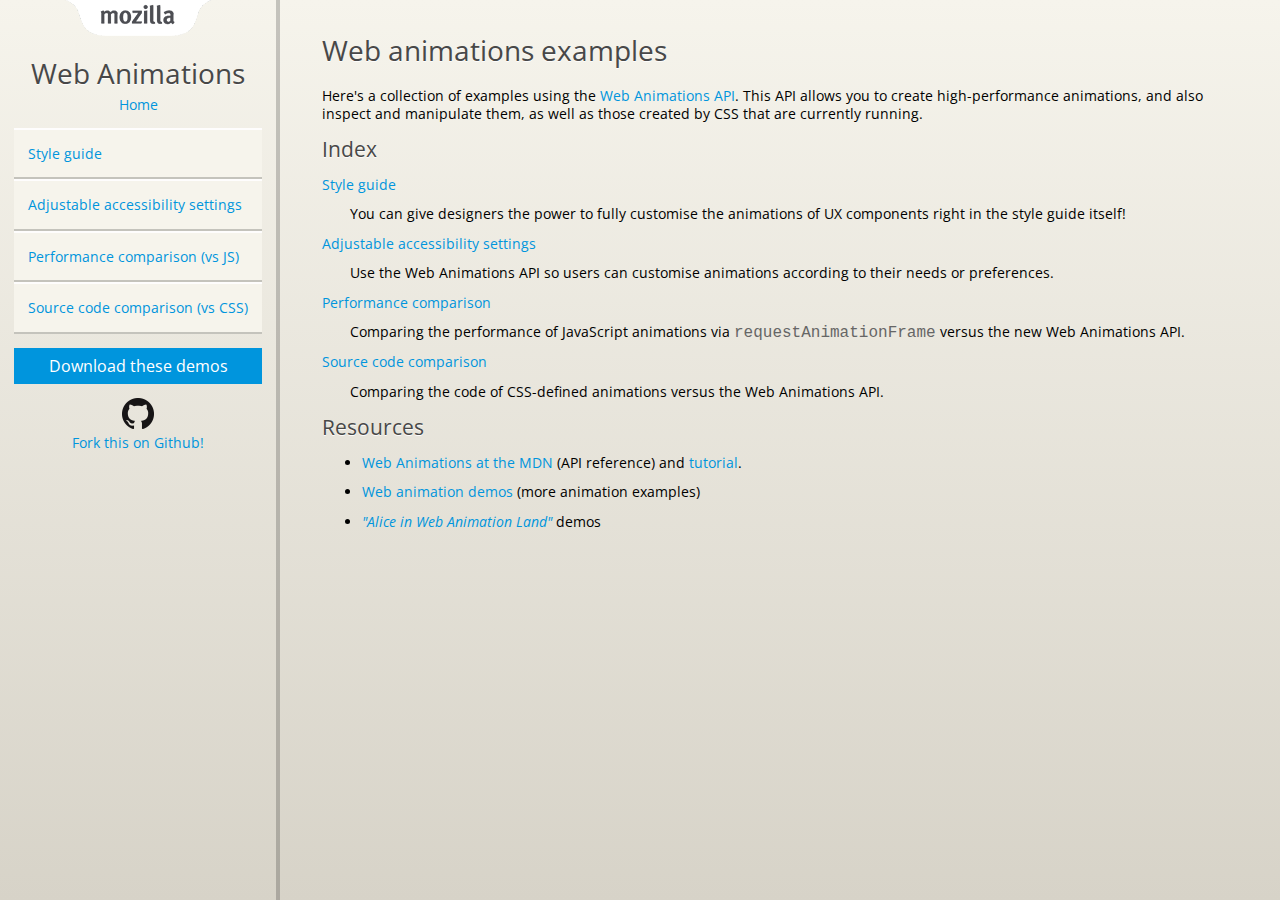
<file: index.html>
<!doctype html>
<html>
<head>
    <title>Web Animations examples</title>
    <meta charset="utf-8">
    <link rel="stylesheet" href="tabzilla.css" type="text/css">
    <link rel="stylesheet" href="styles.css" type="text/css">
    <script src="main.js"></script>
</head>
<body class="index">
    <div class="page-wrapper">
        <aside class="burger"><!-- hamburger menu -->
            <button type="button">
                <img src="images/burger.svg" width="32" height="32">
            </button>
        </aside><!-- burger -->
        <aside class="view-source">
            <a href="#" class="button" target="_blank">View Code</a>
        </aside><!-- view source button -->
        <aside class="sidebar">
            <aside id="tabzilla"><a href="https://www.mozilla.org/">Mozilla</a></aside>
            <h1>Web Animations</h1>
            <p class="tagline"><a target="viewer" href="gallery.html">Home</a></p>
            <nav class="menu"><ul>
                <li><a target="viewer" href="demos/style-guide.html">Style guide</a></li>
                <li><a target="viewer" href="demos/accessibility.html">Adjustable accessibility settings</a></li>
                <li><a target="viewer" href="demos/js-animations-vs-web-animations.html">Performance comparison (vs JS)</a></li>
                <li><a target="viewer" href="demos/css-vs-animations-code.html">Source code comparison (vs CSS)</a></li>
            </ul></nav>
            <p><a class="button" download href="https://github.com/mozdevs/Animation-examples/archive/gh-pages.zip">Download these demos</a></p>
            <p><a href="https://github.com/mozdevs/Animation-examples">
                <img src="images/github.png" width="32" height="32"><br>Fork this on Github!</a></p>
        </aside>
        <main class="viewer-wrapper">
            <iframe class="viewer" src="gallery.html" allowfullscreen name="viewer"></iframe>
        </main>
    </div><!-- page wrapper -->
</body>
</html>
</file>
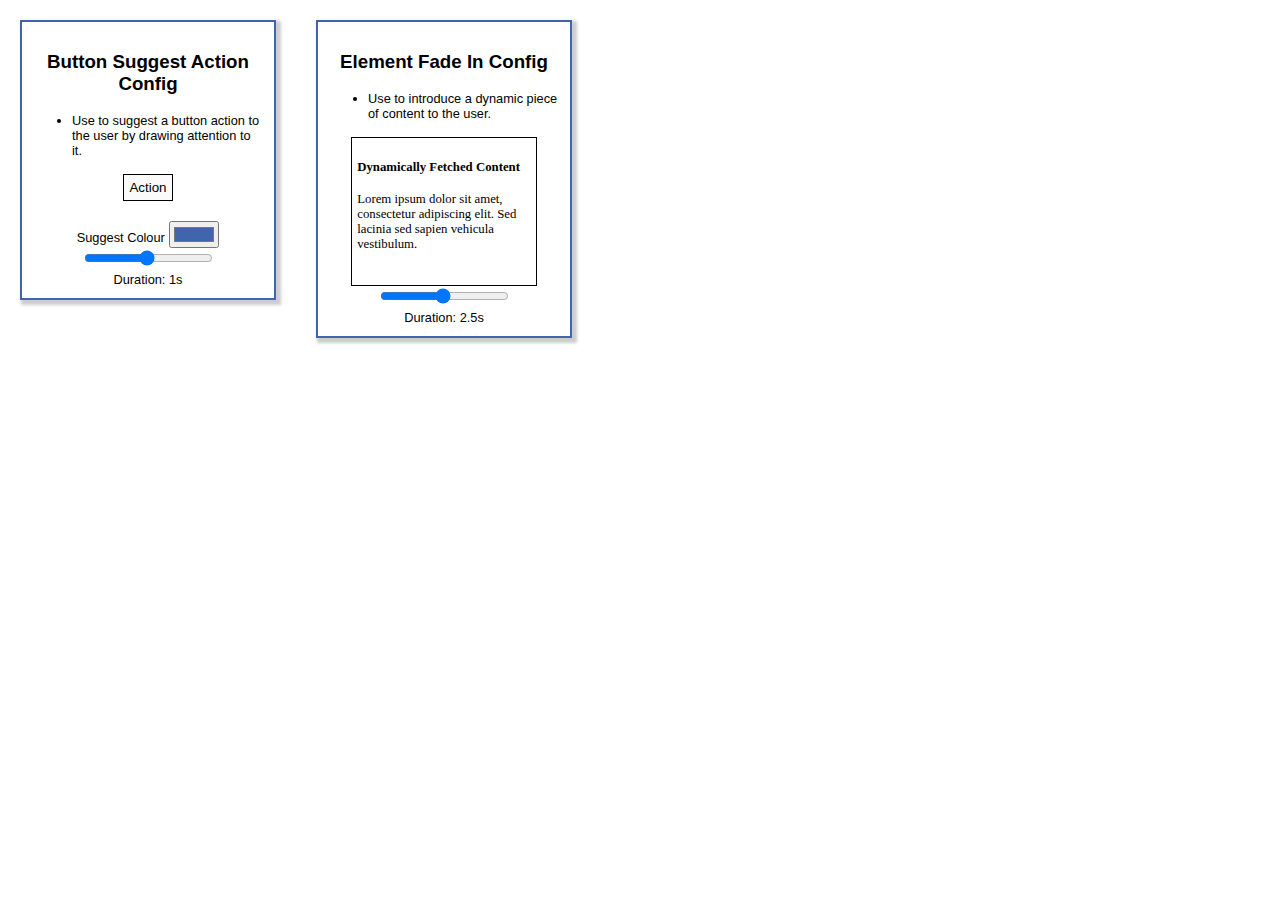
<file: tweakableStyleGuide/index.html>
<!doctype html>
<html>
<head>
    <title>Web Animations examples</title>
    <meta charset="utf-8">
    <style>
        * {
            box-sizing: border-box;
        }
        body {
            margin: 0;
            padding: 0;
            font-family: helvetica;
        }
        
        .sliderControl {
            
        }

        .btn {
            border: 1px solid black;
            padding: 5px;
        }

        .btnComponent {
            margin-bottom: 20px;
        }

        .fadeInComponent {
            width: 80%;
            border: 1px solid black;
            margin: auto;
            padding: 5px;
            text-align: left;
            font-size: 0.8em;
            font-family: georgia;
        }

        .controls {
            text-align: center;
            width: 20vw;
            border: 2px solid #4165AD;
            box-shadow: 3px 3px 3px 2px #ccc;
            margin: 20px;
            padding: 10px;
            float: left;
        }
    
        .controls label {
            font-size: 0.8em;
        }
        .controls li {
            font-size: 0.8em;
            text-align: left;
        }
    </style>

    <script>

        // Slider Control Component - range slider with a display of current value.  
        function SliderControl(config, onValueChange) {
            var controlName = config.controlName || 'Value';
            var container = document.createElement('div'); 
            container.className = 'sliderControl';

            // Create label to display value of slider
            var label = document.createElement('label');
            var updateLabel = (val) => {
                label.textContent = config.labelText(val);
            };


            // Create range slider 
            var rangeSlider = document.createElement('input');
            rangeSlider.setAttribute('type', 'range');
            rangeSlider.setAttribute('min', config.min || 0);
            rangeSlider.setAttribute('max', config.max || 100);
            rangeSlider.setAttribute('step', config.step || 1);
            rangeSlider.setAttribute('value', config.initial || 0);
            rangeSlider.addEventListener('change', (evt) => {
                updateLabel(rangeSlider.value);
                onValueChange(rangeSlider.value);
            });

            updateLabel(rangeSlider.value);

          
            container.appendChild(rangeSlider);
            container.appendChild(document.createElement('br'));
            container.appendChild(label);

            return container;
        }

        window.addEventListener('load', function() {
            var el = document.getElementById('container');
            initBtnControls(); // Configure and display button tweakable controls
            initFadeInControls(); // Configure and display fade in tweakable controls
        });

        function initBtnControls() {
            var btnControls = document.querySelector('.btnControls');
            
            var btn = document.querySelector('.btnComponent');

            // btn animation config vars
            var duration = 1000;
            var fromColor = '#FAFAFA',
                toColor = '#4165AD';

            btn.style.backgroundColor = fromColor;

            var playAnimation = (animationDesc) => { // Called when a variable is changed
                // Stop all current animations
                if (btn.getAnimations) {
                    btn.getAnimations().map((anim) => anim.finish());
                }

                // Play the animation with the newly specified duration
                btn.animate([
                    {backgroundColor: fromColor}, 
                    {backgroundColor: toColor},
                    {backgroundColor: fromColor}
                ], duration);
            };

            // Create slider for the animation duration
            var durationSlider = new SliderControl({
                min: 0.05,
                max: 2,
                step: 0.05,
                initial: 1,
                labelText: (val) => 'Duration: ' + val + 's'
            }, (newDuration) => {
                duration = newDuration * 1000;
                playAnimation(); 
            });

            btnControls.appendChild(durationSlider);

            // Configure colour picker for toColor            
            var btnToColor = document.getElementById('btnToColor');
            btnToColor.value = toColor;

            // Changing the colour causes animation to be replayed
            btnToColor.addEventListener('change', () => {
                toColor = btnToColor.value;
                playAnimation();
            });

            // Clicking anywhere in the box causes animation to be replayed
            btnControls.addEventListener('click', () => {
                playAnimation();
            });
        }

        function initFadeInControls() {
            var fadeInControls = document.querySelector('.fadeInControls');

            var fadeInComponent = document.querySelector('.fadeInComponent');
            var duration = 25000;
            var playAnimation = () => {
                // Stop all current animations
                if (fadeInComponent.getAnimations) {
                    fadeInComponent.getAnimations().map((anim) => anim.finish());
                }

                // Play the animation with the newly specified duration
                fadeInComponent.animate([
                    {opacity: 0},
                    {opacity: 1}
                ], duration);
            };

            var durationSlider = new SliderControl({
                min: 0.05,
                max: 5,
                step: 0.05,
                initial: 2.5,
                labelText: (val) => 'Duration: ' + val + 's'
            }, (newDuration) => {
                duration = newDuration * 1000;
                playAnimation();
            });


            fadeInControls.appendChild(durationSlider);

        }
    </script>
</head>
<body>
    <div id="container">

        <article class="controls btnControls">
            <h3>Button Suggest Action Config</h3>
            <ul>
                <li>Use to suggest a button action to the user by drawing attention to it.</li>
            </ul>
            <button class="btn btnComponent">Action</button>
            <br />

            <label for="btnToColor">Suggest Colour</label> <input type="color" id="btnToColor" />
        </article>

         <article class="controls fadeInControls">
            <h3>Element Fade In Config</h3>
            <ul>
                <li>Use to introduce a dynamic piece of content to the user.</li>
            </ul>
            <div class="fadeInComponent">
                <h4>Dynamically Fetched Content</h4>
                <p>
                Lorem ipsum dolor sit amet, consectetur adipiscing elit. Sed lacinia sed sapien vehicula vestibulum. 
                </p>
            <div>
            <br />
        </article>

    </div>
</body>
</html>
</file>
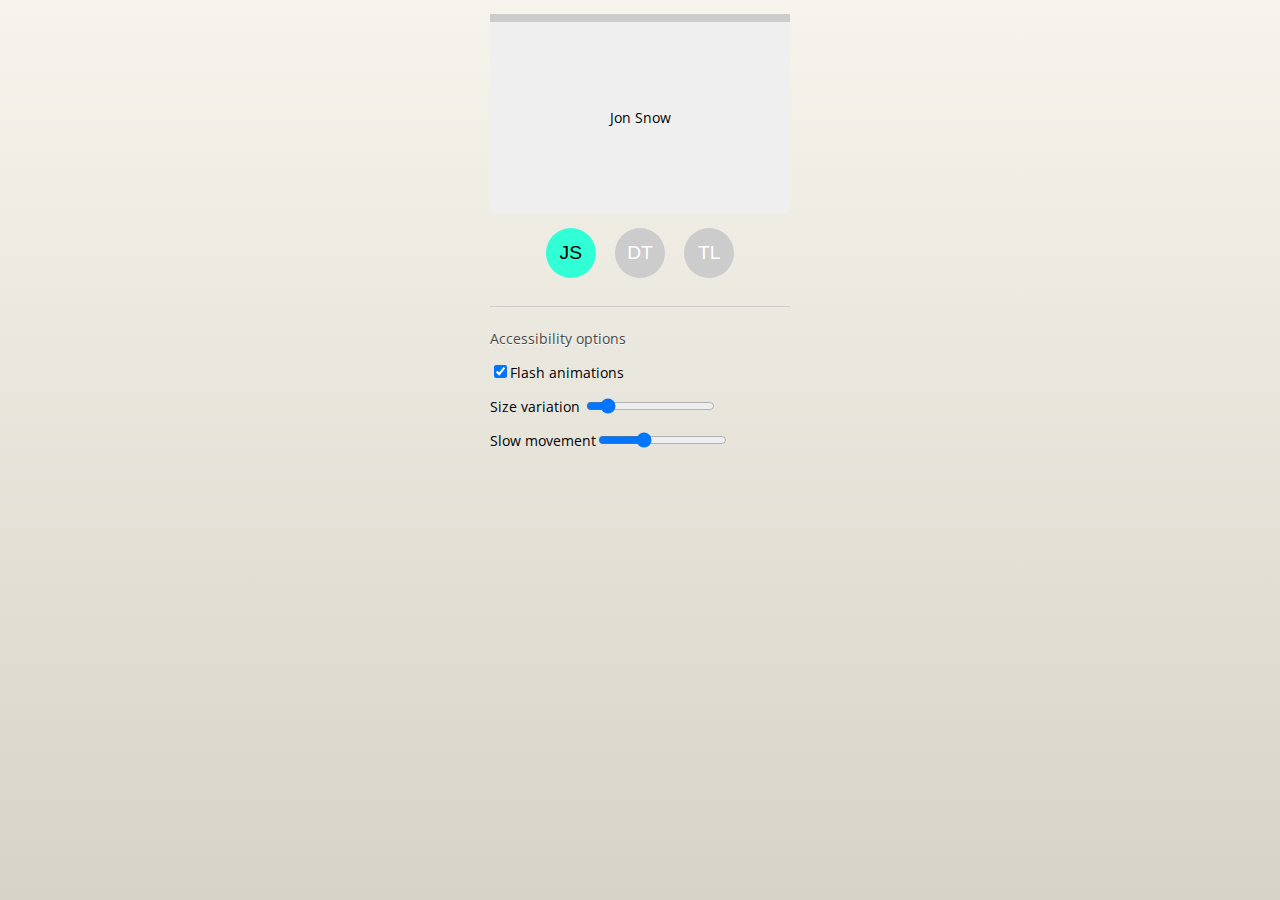
<file: accessibility.html>
<!doctype html>
<head>
    <title>Web Animation examples - Accessibility</title>
    <meta charset="utf-8">
    <link rel="stylesheet" href="styles.css" type="text/css">

    <style>
    .avatar-selector li {
        list-style-type: none;
        display: inline-block;
    }
    .avatar-selector ul {
        padding-left: 0;
        font-size: 0;
    }
    .avatar {
        background: #ccc;
        font-size: 1.2rem;
        display: inline-block;
        border-radius: 100%;
        border: 0;
        width: 50px;
        height: 50px;
        margin: 0 0.5em;
        padding: 0;
    }

    .avatar.selected {
        background: #31ffd5;
        color: #000;
    }

    .avatar:hover {
        background: #000;
        color: #fff;
        cursor: pointer;
    }
    .avatar:disabled{
        cursor: not-allowed;
    }

    main {
        width: 300px;
        margin: 0 auto;
        text-align: center;
    }

    .contact {
        background: #efefef;
        box-sizing: border-box;
        border-top: 8px solid #ccc;

        position: absolute;
        width: 100%;
        height: 100%;
        z-index: 1;

        display: flex;
        align-items: center;
        justify-content: center;
        top: 100%;
    }

    .contact.active {
        z-index: 10;
        top: 0;
    }

    .contact-display {
        height: 200px;
        margin-bottom: 1em;
        display: flex;
        overflow: hidden;
        position: relative;
    }

    .settings {
        text-align: left;
        margin-top: 2em;
        border-top: 1px solid #ccc;
        padding-top: 1em;
    }
    .settings h1 {
        font-size: 1em;
    }
    </style>
</head>
<body>
    <main>
        <section class="contact-display">
            <section class="contact active" data-contact="js">Jon Snow</section>
            <section class="contact" data-contact="dt">Daenerys Targaryen</section>
            <section class="contact" data-contact="tl">Tyrion Lannister</section>
        </section>
        <nav class="avatar-selector"><ul>
            <li><button class="avatar selected" disabled data-contact="js">JS</button></li>
            <li><button class="avatar" data-contact="dt">DT</button></li>
            <li><button class="avatar" data-contact="tl">TL</button></li>
        </ul></nav>
        <aside class="settings">
            <h1>Accessibility options</h1>
            <form>
                <p><label><input type="checkbox" checked id="settings-flash">Flash animations</label></p>
                <p><label>Size variation <input type="range" min="100" max="300" value="125" id="settings-size"></label></p>
                <p><label>Slow movement<input type="range" min="10" max="100" value="40" id="settings-speed"></label></p>
            </form>
        </aside>
    </main>

<script>

// TODO: add TONS of comments to all of this

var settingsFlashEl, settingsSizeEl, settingsSpeedEl;

function scrollToContact(contactId) {
    let oldActive = document.querySelector('.contact.active');
    oldActive.style['z-index'] = parseInt(oldActive.style['z-index'] - 1);

    let contact = document.querySelector(`.contact[data-contact=${contactId}]`);
    contact.classList.add('active');

    let targetSpeed = 1000 * (settingsSpeedEl.value / 100.0);
    contact.animate({top: ['100%', '0']}, targetSpeed)
    .addEventListener('finish', function () {
        oldActive.classList.remove('active');
        oldActive.style['z-index'] = '';
        selectAvatarButton(document.querySelector(`.avatar[data-contact=${contactId}]`));
    });
}

function flashAvatarButton(element) {
    if (settingsFlashEl.checked) { // only play if setting is enabled
        element.animate([
            { background: '#000' },
            { background: '#31ffd5'},
            { background: '#000'},
            { background: '#31ffd5'},
            { background: '#000'}
        ], 500);
    }
}


function disableAvatarButtons() {
    Array.from(document.querySelectorAll('.avatar'))
    .forEach(function (button) {
        button.disabled = true;
    });
}

function selectAvatarButton(element) {
    // disable current button and re-enable the rest
    Array.from(document.querySelectorAll('.avatar'))
    .forEach(function (button) {
        button.disabled = false;
        button.classList.remove('selected');
    })
    element.disabled = true;
    element.classList.add('selected');
}

function enlargeAvatar(element) {
    let targetScale = settingsSizeEl.value / 100.0;
    element.style.transform = `scale(${targetScale})`;
    element.style['z-index'] = 10;
    element.animate({
        transform: ['scale(1)', `scale(${targetScale})`]
    }, 250);
}

function shrinkAvatar(element) {
    element.style.transform = 'scale(1)';
    element.style['z-index'] = 1;
}

window.onload = function () {
    settingsFlashEl = document.getElementById('settings-flash');
    settingsSizeEl = document.getElementById('settings-size');
    settingsSpeedEl = document.getElementById('settings-speed');

    Array.from(document.querySelectorAll('.avatar')).forEach(function (avatar) {
        // play flash animation when clicking on avatars
        avatar.addEventListener('click', function (e) {
            e.preventDefault();
            flashAvatarButton(avatar);
            selectAvatarButton(avatar);
            disableAvatarButtons();
            scrollToContact(avatar.dataset.contact);
        });
    });

    Array.from(document.querySelectorAll('.avatar')).forEach(function (avatar) {
        avatar.addEventListener('mouseover', function (e) {
            enlargeAvatar(avatar);
        });
        avatar.addEventListener('mouseout', function (e) {
            shrinkAvatar(avatar);
        });
    });
}
</script>
</body>
</file>
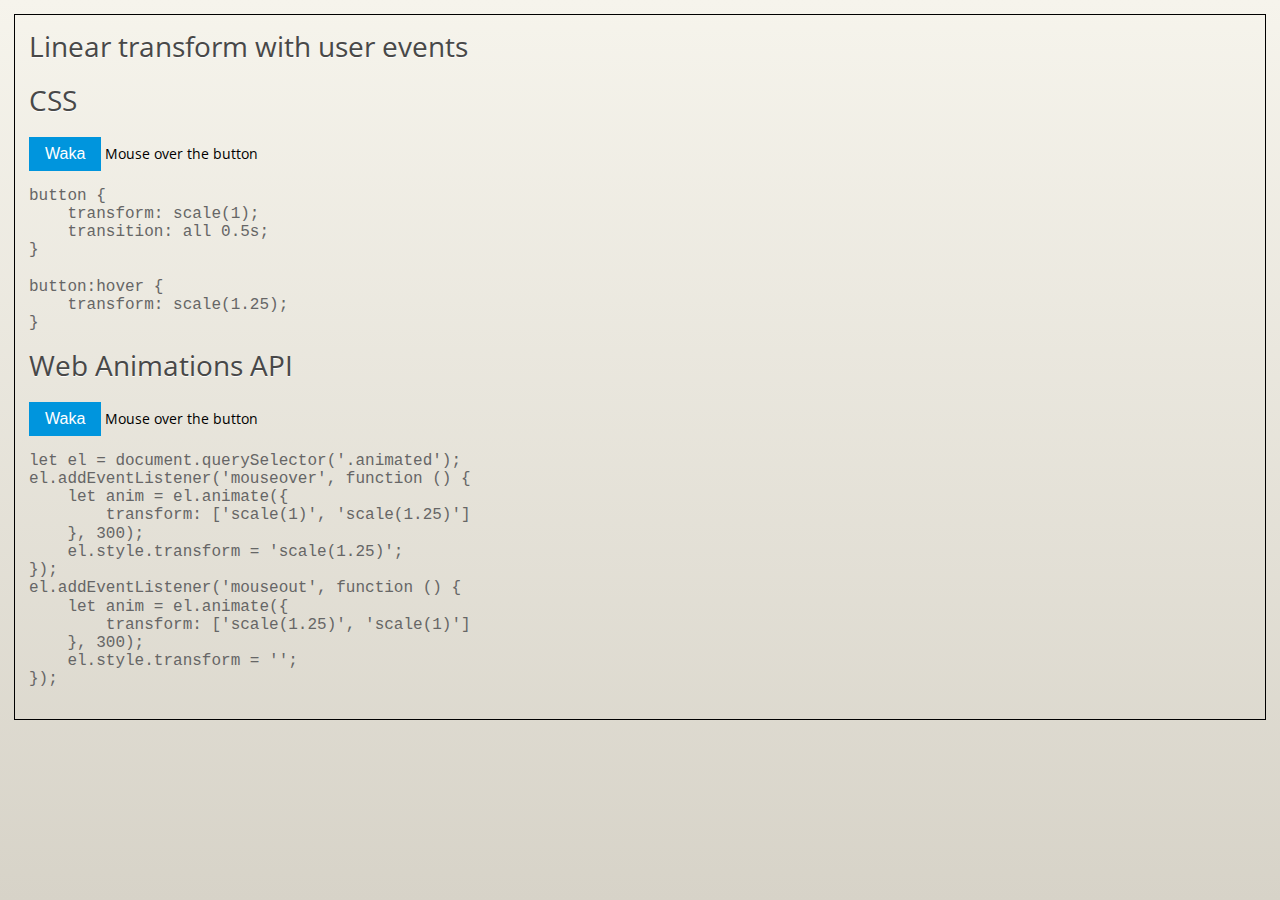
<file: css-vs-animations-code.html>
<!doctype html>
<head>
    <title>Web Animations Example - CSS vs Web Animations code comparison</title>
    <meta charset="utf-8">
    <link rel="stylesheet" href="styles.css">

    <style>
    .example {
        border: 1px solid #000;
        padding: 1em;
    }
    .example h1:first-child {
        margin-top: 0;
    }

    .css-btn-transform {
        transform: scale(1);
        transition: all 0.5s;
    }
    .css-btn-transform:hover {
        transform: scale(1.20);
    }
    </style>
</head>
<body>
    <main>
        <article class="example">
            <header><h1>Linear transform with user events</h1></header>
            <section class="css">
                <h1>CSS</h1>
                <section class="demo">
                    <p>
                        <button class="css-btn-transform" type="button">Waka</button>
                        Mouse over the button
                    </p>
                </section>
                <section class="source">
<pre><code class="lang-css">button {
    transform: scale(1);
    transition: all 0.5s;
}

button:hover {
    transform: scale(1.25);
}
</pre></code>
            </section><!-- css -->
            <section class="animations">
                <h1>Web Animations API</h1>
                <section class="demo">
                    <p>
                        <button class="anim-btn-transform" type="button">Waka</button>
                        Mouse over the button
                    </p>
                </section>
                <section class="source">
<pre><code class="lang-javascript">let el = document.querySelector('.animated');
el.addEventListener('mouseover', function () {
    let anim = el.animate({
        transform: ['scale(1)', 'scale(1.25)']
    }, 300);
    el.style.transform = 'scale(1.25)';
});
el.addEventListener('mouseout', function () {
    let anim = el.animate({
        transform: ['scale(1.25)', 'scale(1)']
    }, 300);
    el.style.transform = '';
});
</pre></code>
                </section>
            </section><!-- animations -->
        </article>
    </main>

<script>
function setupEasedTransform() {
    let el = document.querySelector('.anim-btn-transform');
    el.addEventListener('mouseover', function () {
        let anim = el.animate({
            transform: ['scale(1)', 'scale(1.25)']
        }, 300);
        el.style.transform = 'scale(1.25)';
    });
    el.addEventListener('mouseout', function () {
        let anim = el.animate({
            transform: ['scale(1.25)', 'scale(1)']
        }, 300);
        el.style.transform = '';
    });
}

window.onload = function () {
    setupEasedTransform();
}
</script>
</body>
</file>
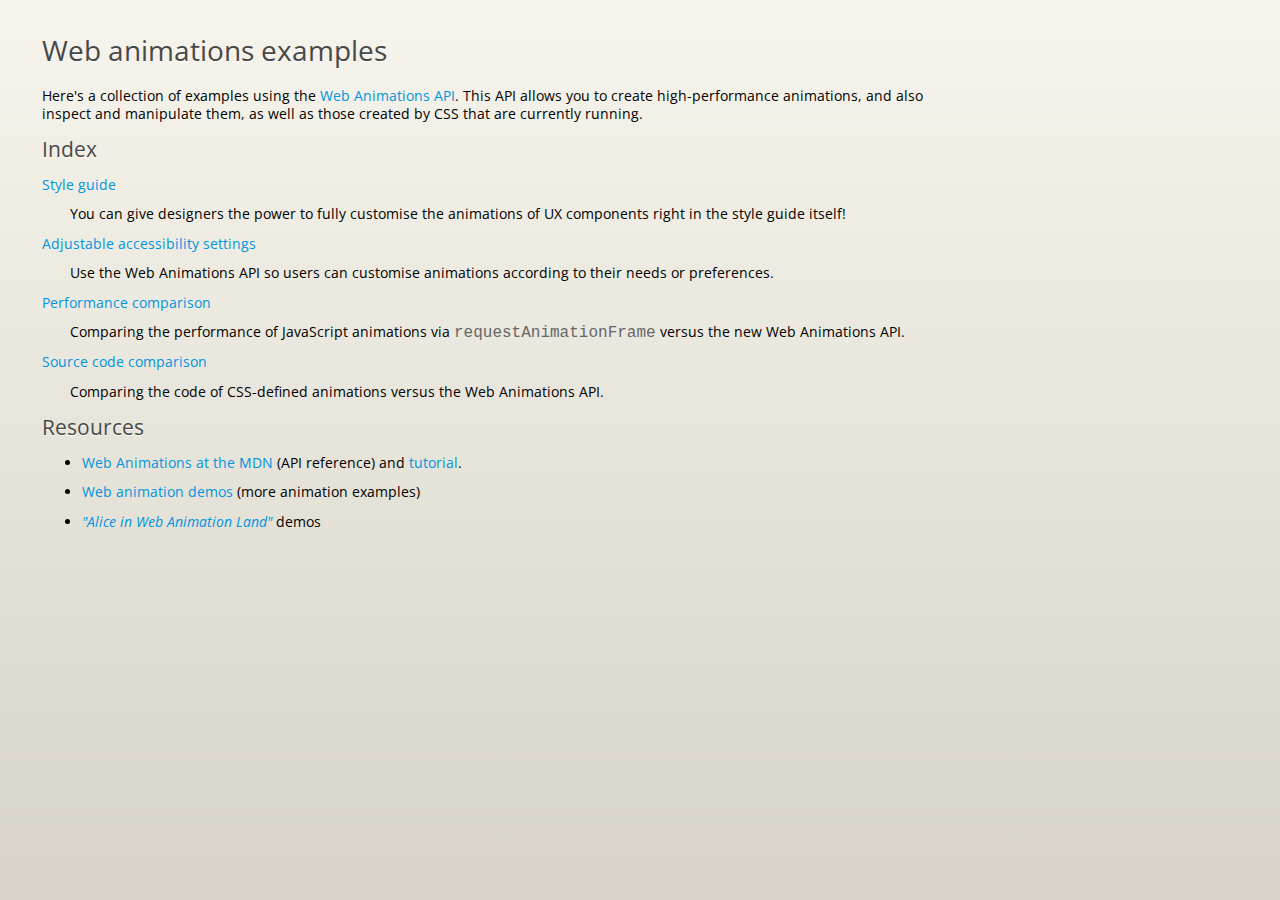
<file: gallery.html>
<!doctype html>
<html>
<head>
    <title>Web Animations examples</title>
    <meta charset="utf-8">
    <link rel="stylesheet" href="tabzilla.css" type="text/css">
    <link rel="stylesheet" href="styles.css" type="text/css">
</head>
<body>
    <main class="constrained">
        <h1>Web animations examples</h1>
        <p>Here's a collection of examples using the
            <a href="https://developer.mozilla.org/en/docs/Web/API/Animation" target="_blank">Web Animations API</a>. This API allows you to create high-performance animations, and also inspect and manipulate them, as well as those created by CSS that are currently running.
        </p>
        <aside class="no-support" style="display:none">
            <h2>Your browser does <em>not</em> support Web Animations!</h2>
            <p>The demos on this site require Web Animations support to work properly. You can download the <a href="https://www.mozilla.org/en-US/firefox/new/" target="_blank">latest version of Firefox</a> (>= 48) to try these demos or check out the <a href="http://caniuse.com/#feat=web-animation" target="_blank">browser compatibility table</a>.
        </aside>

        <h2>Index</h2>
        <nav><dl>
            <dt><a href="demos/style-guide.html">Style guide</a></dt>
            <dd>You can give designers the power to fully customise the animations of UX components right in the style guide itself!</dd>
            <dt><a href="demos/accessibility.html">Adjustable accessibility settings</a></dt>
            <dd>Use the Web Animations API so users can customise animations according to their needs or preferences.<dd>
            <dt><a href="demos/js-animations-vs-web-animations.html">Performance comparison</a></dt>
            <dd>Comparing the performance of JavaScript animations via <code>requestAnimationFrame</code> versus the new Web Animations API.</dd>
            <dt><a href="demos/css-vs-animations-code.html">Source code comparison</a></dt>
            <dd>Comparing the code of CSS-defined animations versus the Web Animations API.</dd>
        </dl></nav>
        <h2>Resources</h2>
        <nav><ul>
            <li><a href="https://developer.mozilla.org/en/docs/Web/API/Animation" target="_blank">Web Animations at the MDN</a> (API reference) and
                <a href="https://developer.mozilla.org/en-US/docs/Web/API/Web_Animations_API/Using_the_Web_Animations_API" target="_blank">tutorial</a>.</li>
            <li><a href="http://web-animations.github.io/web-animations-demos/" target="_blank">Web animation demos</a> (more animation examples)</li>
            <li><a href="http://codepen.io/collection/bpEza/" target="_blank"><i>"Alice in Web Animation Land"</i></a> demos</li>
        </ul></nav>
    </main>
<script>
window.onload = function () {
    // show no browser support banner if needed
    if (window.Element.prototype.animate === undefined) {
        document.querySelector('.no-support').style.display = 'block';
    }
}
</script>
</body>
</html>
</file>
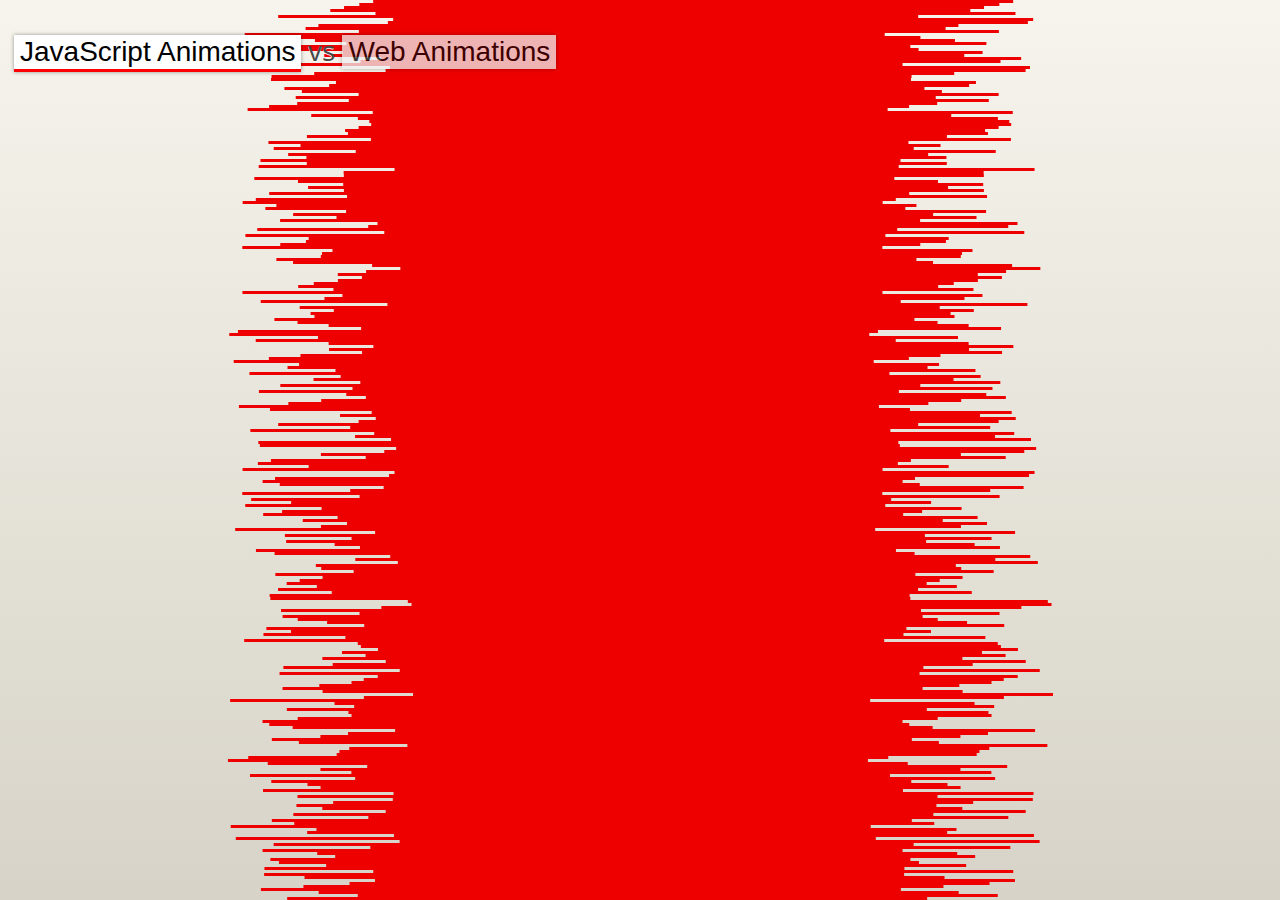
<file: js-animations-vs-web-animations.html>
<!doctype html>
<html>
	<head>
		<title>JS Animations vs Web Animations</title>
		<meta charset="utf-8">
		<link rel="stylesheet" href="styles.css" type="text/css">
		<script src="lib/Tween.js"></script>
	</head>
	<body>
		<h1><input type="button" value="JavaScript Animations" id="jsanims" /> vs <input type="button" value="Web Animations" id="webanims" /></h1>
		<main>
			<div id="elements">
			</div>
		</main>
		<script>
			window.onload = function() {
				var numElements = 300;
				var elementsContainer = document.getElementById('elements');
				var jsAnimsBtn = document.getElementById('jsanims');
				var webAnimsBtn = document.getElementById('webanims');
				var objs = [];
				var rafId;
				var tweenLength = 1500;
				
				for(var i = 0; i < numElements; i++) {
					var el = document.createElement('div');
					elementsContainer.appendChild(el);
					var x0 = getRandomInRange(200);
					var x1 = getRandomInRange(200);

					setDivX(el, x0);
					objs.push({ x0: x0, x1: x1, x: x0, el: el });
				}

				jsAnimsBtn.addEventListener('click', startJSAnimations);
				webAnimsBtn.addEventListener('click', startWebAnimations);

				startJSAnimations();

				function getRandomInRange(range) {
					return Math.floor(range * (Math.random() - 0.5));
				}

				function setDivX(div, x) {
					var str = 'translateX(' + x + 'px)';
					div.style.transform = str;
				}

				function stopAnimations() {
					cancelAnimationFrame(rafId);
					rafId = null;
					TWEEN.getAll().forEach((t) => t.stop());
					TWEEN.removeAll();

					objs.forEach((obj) => {
						obj.el.getAnimations()
							.forEach((anim) => {
								anim.cancel();
							});
					});
				}

				function startJSAnimations() {
					stopAnimations();

					jsAnimsBtn.classList.add('selected');
					webAnimsBtn.classList.remove('selected');

					objs.forEach((obj) => {

						obj.x = obj.x0;

						new TWEEN.Tween(obj)
							.to({ x: obj.x1 }, tweenLength)
							.onStart(() => {
								setDivX(obj.el, obj.x0);
							})
							.onUpdate(() => {
								setDivX(obj.el, obj.x);
							})
							.easing(TWEEN.Easing.Quadratic.Out)
							.repeat(Infinity)
							.yoyo(true)
							.start();

					});
					
					rafId = requestAnimationFrame(render);

				}

				function render(timestamp) {
					
					if(rafId) {
						requestAnimationFrame(render);
						TWEEN.update(timestamp);
					}
				}

				function startWebAnimations() {
					stopAnimations();

					jsAnimsBtn.classList.remove('selected');
					webAnimsBtn.classList.add('selected');

					objs.forEach((obj) => {
						setDivX(obj.el, obj.x0);

						obj.el.animate([
							{ transform: 'translateX(' + obj.x0 + 'px)' },
							{ transform: 'translateX(' + obj.x1 + 'px)' },
						], { duration: tweenLength, iterations: Infinity, easing: 'ease-out', direction: 'alternate' });
					});

				}


			};
		</script>
		<style>
			body {
				overflow: hidden;
			}
			
			h1 {
				z-index: 1000;
				position: relative;
			}

			input {
				font-size: inherit;
				opacity: 0.75;
				transition: all 0.2s ease-in;
				border-width: 0px;
				box-shadow: 0px 0px 4px rgba(0, 0, 0, 0.4);
			}

			.selected {
				border-bottom: 3px solid red;
				opacity: 1.0;
				background: #fff;
			}

			main {
				position: absolute;
				top: 0;
				left: 0;
				width: 100%;
				height: 100%;
				z-index: 0;
			}

			#elements {
				height: 100%;
				width: 100%;
				display: flex;
				flex-direction: column;
				justify-content: space-between;
				align-items: center;
			}

			#elements > div {
				width: 50%;
				flex-grow: 1;
				background-color: #e00;
			}
		</style>
	</body>
</html>
</file>
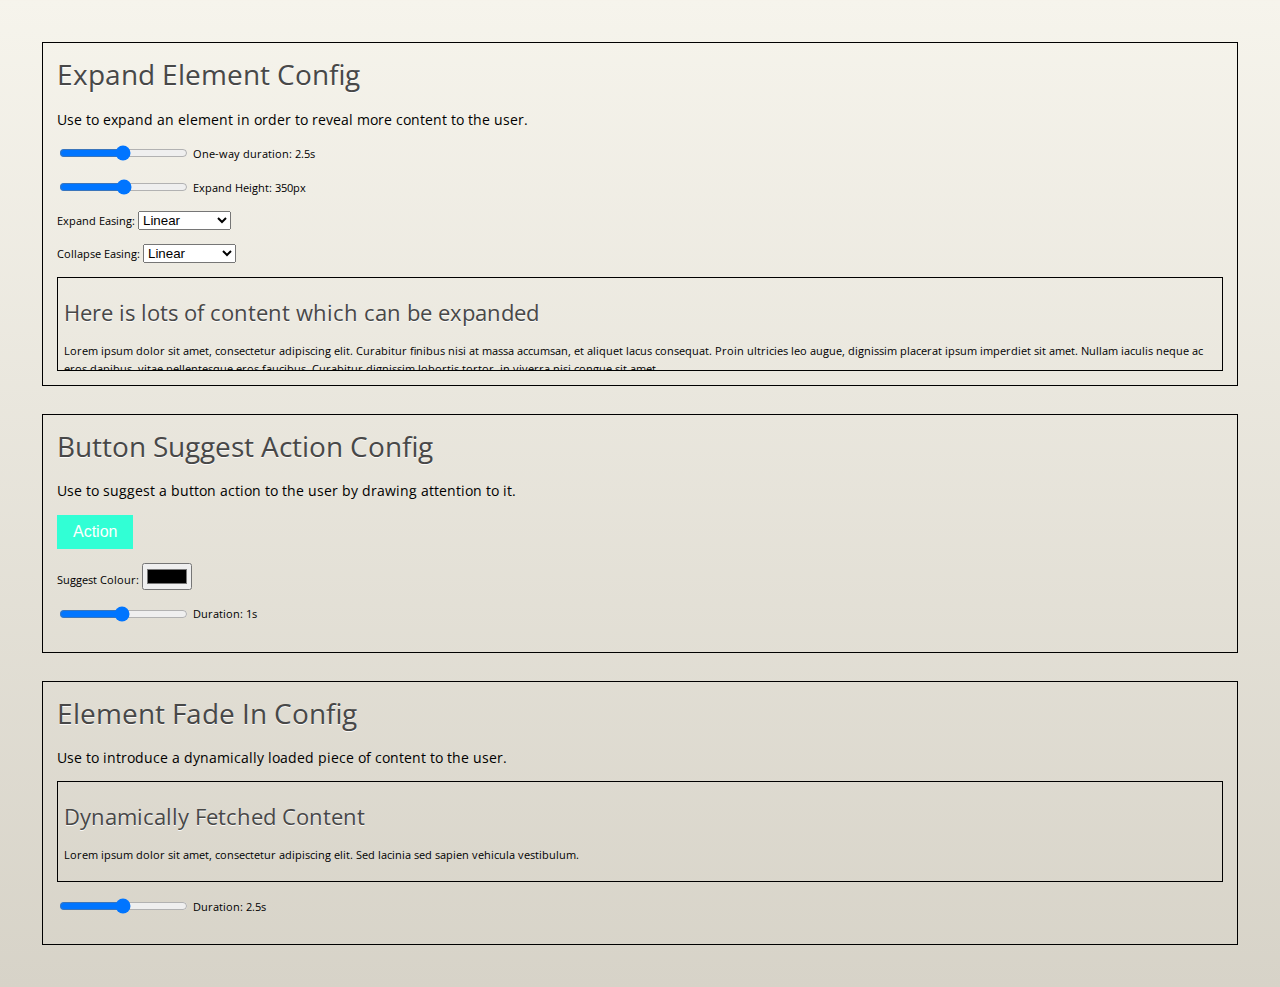
<file: style-guide.html>
<!doctype html>
<html>
<head>
    <title>Web Animations examples</title>
    <meta charset="utf-8">
    <link rel="stylesheet" href="styles.css" type="text/css">
    <style>
        /*.btn-component {
            border: 1px solid black;
            padding: 0.5em;
            margin-bottom: 20px;
        }*/

        .btn-component:active, .btn-component:hover {
            background: #31ffd5;
            color: #000;
        }

        .fade-component, .expand-component {
            border: 1px solid black;
            padding: 0.5em;
            font-size: 0.8em;
        }

        .expand-component {
            height: 80px;
            overflow-y: scroll;
        }

        .controls {
            border: 1px solid #000;
            margin: 2em;
            padding: 1em;
        }

        .controls > *:first-child {
            margin-top: 0;
        }

        label {
            font-size: 0.8em;
        }
    </style>

    <script>
        window.addEventListener('load', function() {
            btnControls(); // Configure and display button tweakable controls
            fadeControls(); // Configure and display fade in tweakable controls
            expandControls(); // Configure and display expand tweakable controls
        });

        function btnControls() {
            var controls = document.querySelector('.btn-controls');

            var btn = document.querySelector('.btn-component');

            // btn animation config vars
            var duration = 1000;
            var fromColor = '#31ffd5',
            toColor = '#000';

            btn.style.backgroundColor = fromColor;

            var playAnimation = (animationDesc) => { // Called when a variable is changed
                // Stop all current animations
                if (btn.getAnimations) {
                    btn.getAnimations().map((anim) => anim.finish());
                }
                // Play the animation with the newly specified duration
                btn.animate({
                    backgroundColor: [fromColor, toColor, fromColor]
                }, duration);
            };

            // Configure duration slider
            var durationSlider = controls.querySelector('.duration-slider'),
            durationText = controls.querySelector('.duration-text');
            durationSlider.dispatchEvent(new Event('change'));
            durationSlider.addEventListener('change', () => {
                duration = durationSlider.value * 1000;
                durationText.textContent = 'Duration: ' + durationSlider.value + 's';
                playAnimation();
            });

            // Configure colour picker for toColor
            var btnToColor = document.getElementById('btnToColor');
            btnToColor.value = toColor;

            // Changing the colour causes animation to be replayed
            btnToColor.addEventListener('change', () => {
                toColor = btnToColor.value;
                playAnimation();
            });

            // Clicking anywhere in the box causes animation to be replayed
            controls.addEventListener('click', () => {
                playAnimation();
            });
        }

        function fadeControls() {
            var controls = document.querySelector('.fade-controls');

            var fadeInComponent = document.querySelector('.fade-component');
            var duration = 2500;
            var playAnimation = () => {
                // Stop all current animations
                if (fadeInComponent.getAnimations) {
                    fadeInComponent.getAnimations().map((anim) => anim.finish());
                }

                // Play the animation with the newly specified duration
                fadeInComponent.animate({
                    opacity: [0, 1]
                }, duration);
            };

            // Configure duration slider
            var durationSlider = controls.querySelector('.duration-slider'),
            durationText = controls.querySelector('.duration-text');
            durationSlider.dispatchEvent(new Event('change'));

            durationSlider.addEventListener('change', () => {
                duration = durationSlider.value * 1000;
                durationText.textContent = 'Duration: ' + durationSlider.value + 's';
                playAnimation();
            });
        }

        function expandControls() {
            var controls = document.querySelector('.expand-controls');

            var expandComponent = document.querySelector('.expand-component');
            var duration = 2500,
                collapsedHeight = '80px', // Save original height
                expandHeight = 300 + 'px',
                expandEasing = 'linear',
                collapseEasing = 'linear';

                var playAnimation = () => {
                // Stop all current animations
                if (expandComponent.getAnimations) {
                    expandComponent.getAnimations().map((anim) => anim.finish());
                }

                // Play the animation with the newly specified duration
                var expandAnimation = expandComponent.animate([
                    {height: collapsedHeight},
                    {height: expandHeight, easing: expandEasing},
                    {height: collapsedHeight, easing: collapseEasing}
                    ], duration);
            };

            // Configure duration slider
            var durationSlider = controls.querySelector('.duration-slider'),
            durationText = controls.querySelector('.duration-text');
            durationSlider.dispatchEvent(new Event('change'));

            durationSlider.addEventListener('change', () => {
                duration = durationSlider.value * 1000;
                durationText.textContent = 'One-way duration: ' + durationSlider.value + 's';
                playAnimation();
            });

            // Configure height slider
            var expandHeightSlider = controls.querySelector('.expand-height-slider'),
            expandHeightText = controls.querySelector('.expand-height-text');
            expandHeightSlider.dispatchEvent(new Event('change'));

            expandHeightSlider.addEventListener('change', () => {
                expandHeight = expandHeightSlider.value + 'px';
                expandHeightText.textContent = 'Expand height: ' + expandHeight;
                playAnimation();
            });

            // Configure easing sliders for expanding a collapsing
            var expandEasingSelect = controls.querySelector('.expand-easing-select'),
            collapseEasingSelect = controls.querySelector('.collapse-easing-select');

            expandEasingSelect.addEventListener('change', () => {
                expandEasing = expandEasingSelect.value;
                playAnimation();
            });

            collapseEasingSelect.addEventListener('change', () => {
                collapseEasing = collapseEasingSelect.value;
                playAnimation();
            });
        }
    </script>
</head>
<body>
    <article class="controls expand-controls">
        <h1>Expand Element Config</h1>
        <p>Use to expand an element in order to reveal more content to the user.</p>

        <form>
            <p><label class="duration-text">
                <input class="duration-slider" type="range" min="0.05" max="5" step="0.05" value="2.5">
                One-way duration: 2.5s</label></p>

            <p><label class="expand-height-text">
                <input class="expand-height-slider" type="range" min="200" max="500" step="10" value="350" />
                Expand Height: 350px</label></p>

            <p><label>Expand Easing:
                <select class="expand-easing-select" id="expand-easing-select">
                    <option value="linear">Linear</option>
                    <option value="ease-in">Ease In</option>
                    <option value="ease-out">Ease Out</option>
                    <option value="ease-in-out">Ease In Out</option>
                </select>
            </label></p>
            <p><label>Collapse Easing:
                <select class="collapse-easing-select" >
                    <option value="linear">Linear</option>
                    <option value="ease-in">Ease In</option>
                    <option value="ease-out">Ease Out</option>
                    <option value="ease-in-out">Ease In Out</option>
                </select>
            </label></p>
        </form>

        <section class="expand-component">
            <h1>Here is lots of content which can be expanded</h1>
            <p>Lorem ipsum dolor sit amet, consectetur adipiscing elit. Curabitur finibus nisi at massa accumsan, et aliquet lacus consequat. Proin ultricies leo augue, dignissim placerat ipsum imperdiet sit amet. Nullam iaculis neque ac eros dapibus, vitae pellentesque eros faucibus. Curabitur dignissim lobortis tortor, in viverra nisi congue sit amet.</p>
        </section>
    </article><!-- expand controls -->

    <article class="controls btn-controls">
        <h1>Button Suggest Action Config</h1>
        <p>Use to suggest a button action to the user by drawing attention to it.</p>

        <p><button class="btn-component" type="button">Action</button>

        <form>
            <p><label>Suggest Colour:
                <input type="color" id="btnToColor">
            </label></p>
            <p><label class="duration-text">
                <input class="duration-slider" type="range" min="0.05" max="2" step="0.05" value="1">
                Duration: 1s</label></p>
        </form>
    </article>

    <article class="controls fade-controls">
        <h1>Element Fade In Config</h1>
        <p>Use to introduce a dynamically loaded piece of content to the user.</p>

        <section class="fade-component">
            <h1>Dynamically Fetched Content</h1>
            <p>Lorem ipsum dolor sit amet, consectetur adipiscing elit. Sed lacinia sed sapien vehicula vestibulum.</p>
        </section>

        <form>
            <p><label class="duration-text">
                <input class="duration-slider" type="range" min="0.05" max="5" step="0.05" value="2.5">
                Duration: 2.5s</label></p>
        </form>
    </article>
</body>
</html>
</file>
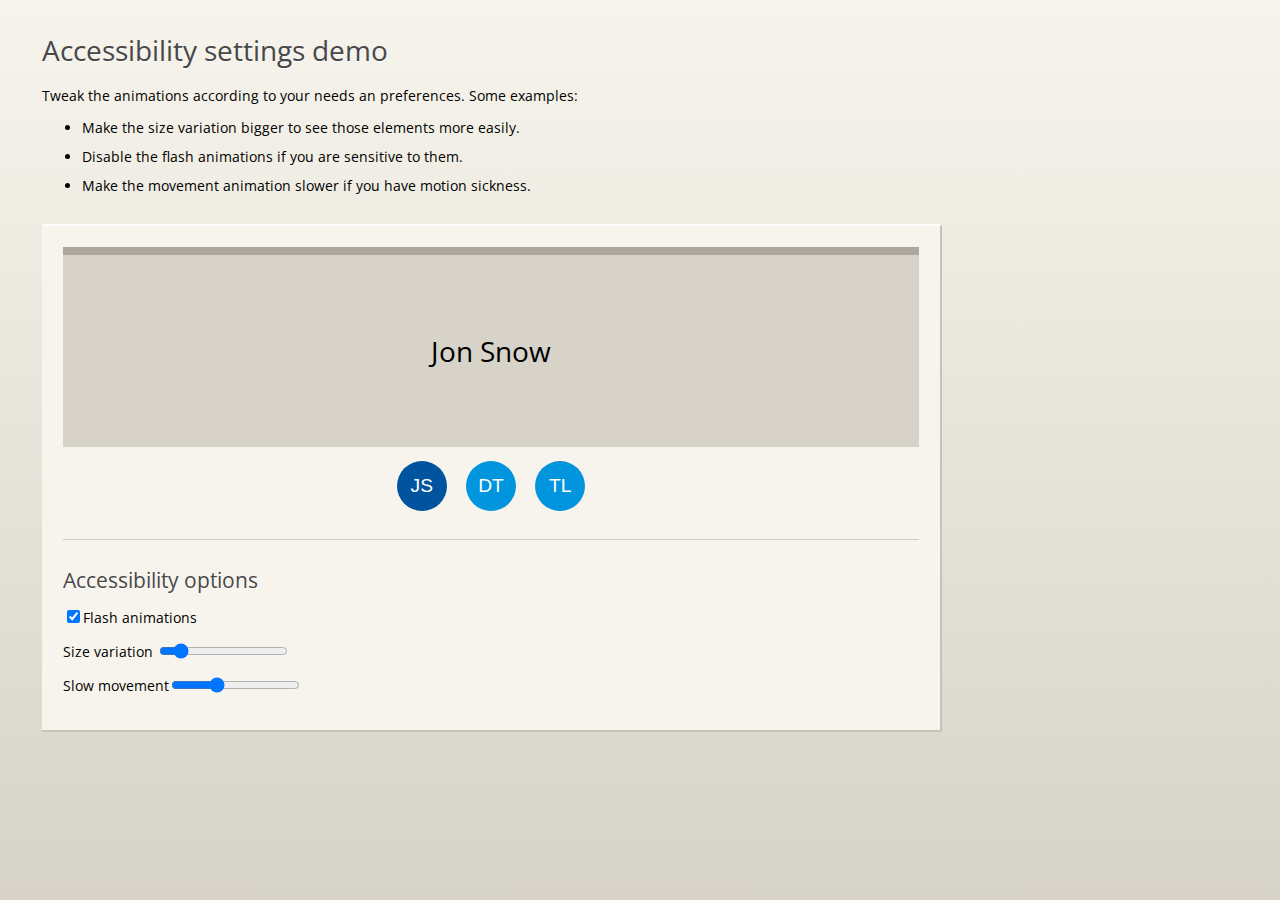
<file: demos/accessibility.html>
<!doctype html>
<head>
    <title>Web Animation examples - Accessibility</title>
    <meta charset="utf-8">
    <link rel="stylesheet" href="../styles.css" type="text/css">

    <style>
    .panel {
        text-align: center;
    }
    .avatar-selector li {
        list-style-type: none;
        display: inline-block;
    }
    .avatar-selector ul {
        padding-left: 0;
        font-size: 0;
    }
    .avatar {
        background: var(--contrast-color);
        font-size: 1.2rem;
        display: inline-block;
        border-radius: 100%;
        border: 0;
        width: 50px;
        height: 50px;
        margin: 0 0.5em;
        padding: 0;
        color: var(--text-color-contrast);
    }

    .avatar.selected, .avatar:hover {
        background: var(--contrast-color-over);
        color: var(--text-color-contrast);
    }

    .avatar:hover {
        cursor: pointer;
    }
    .avatar:disabled{
        cursor: not-allowed;
    }

    .contact {
        background: var(--bg-color-shadow);
        box-sizing: border-box;
        border-top: 8px solid var(--shadow);

        position: absolute;
        width: 100%;
        height: 100%;
        z-index: 1;

        display: flex;
        align-items: center;
        justify-content: center;
        top: 100%;
        font-size: 2em;
    }

    .contact.active {
        z-index: 10;
        top: 0;
    }

    .contact-display {
        height: 200px;
        margin-bottom: 1em;
        display: flex;
        overflow: hidden;
        position: relative;
    }

    .settings {
        text-align: left;
        margin-top: 2em;
        border-top: 1px solid #ccc;
        padding-top: 1em;
    }
    .settings h1 {
        font-size: 1em;
    }
    </style>
</head>
<body>
    <main class="constrained">
        <h1>Accessibility settings demo</h1>
        <p>Tweak the animations according to your needs an preferences. Some examples:</p>
        <ul>
            <li>Make the size variation bigger to see those elements more easily.</li>
            <li>Disable the flash animations if you are sensitive to them.</li>
            <li>Make the movement animation slower if you have motion sickness.</li>
        </ul>

        <article class="panel">
            <section class="contact-display">
                <section class="contact active" data-contact="js">Jon Snow</section>
                <section class="contact" data-contact="dt">Daenerys Targaryen</section>
                <section class="contact" data-contact="tl">Tyrion Lannister</section>
            </section>
            <nav class="avatar-selector"><ul>
                <li><button class="avatar selected" disabled data-contact="js">JS</button></li>
                <li><button class="avatar" data-contact="dt">DT</button></li>
                <li><button class="avatar" data-contact="tl">TL</button></li>
            </ul></nav>
            <aside class="settings">
                <h2>Accessibility options</h2>
                <form>
                    <p><label><input type="checkbox" checked id="settings-flash">Flash animations</label></p>
                    <p><label>Size variation <input type="range" min="100" max="300" value="125" id="settings-size"></label></p>
                    <p><label>Slow movement<input type="range" min="10" max="100" value="40" id="settings-speed"></label></p>
                </form>
            </aside>
        </article>
    </main>

<script>

// TODO: add TONS of comments to all of this
var settingsFlashEl, settingsSizeEl, settingsSpeedEl;

function scrollToContact(contactId) {
    let oldActive = document.querySelector('.contact.active');
    oldActive.style['z-index'] = 9;

    let contact = document.querySelector(`.contact[data-contact=${contactId}]`);
    contact.classList.add('active');

    let targetSpeed = 1000 * (settingsSpeedEl.value / 100.0);
    contact.animate({top: ['100%', '0']}, targetSpeed)
    .addEventListener('finish', function () {
        oldActive.classList.remove('active');
        oldActive.style['z-index'] = '';
        selectAvatarButton(document.querySelector(`.avatar[data-contact=${contactId}]`));
    });
}

function flashAvatarButton(element) {
    if (settingsFlashEl.checked) { // only play if setting is enabled
        element.animate([
            { background: '#00539F' },
            { background: '#0095DD'},
            { background: '#00539F'},
            { background: '#0095DD'},
            { background: '#00539F'}
        ], 500);
    }
}


function disableAvatarButtons() {
    Array.from(document.querySelectorAll('.avatar'))
    .forEach(function (button) {
        button.disabled = true;
    });
}

function selectAvatarButton(element) {
    // disable current button and re-enable the rest
    Array.from(document.querySelectorAll('.avatar'))
    .forEach(function (button) {
        button.disabled = false;
        button.classList.remove('selected');
    })
    element.disabled = true;
    element.classList.add('selected');
}

function enlargeAvatar(element) {
    let targetScale = settingsSizeEl.value / 100.0;
    element.style.transform = `scale(${targetScale})`;
    element.style['z-index'] = 10;
    element.animate({
        transform: ['scale(1)', `scale(${targetScale})`]
    }, 250);
}

function shrinkAvatar(element) {
    element.style.transform = 'scale(1)';
    element.style['z-index'] = 1;
}

window.onload = function () {
    settingsFlashEl = document.getElementById('settings-flash');
    settingsSizeEl = document.getElementById('settings-size');
    settingsSpeedEl = document.getElementById('settings-speed');

    Array.from(document.querySelectorAll('.avatar')).forEach(function (avatar) {
        // play flash animation when clicking on avatars
        avatar.addEventListener('click', function (e) {
            e.preventDefault();
            flashAvatarButton(avatar);
            selectAvatarButton(avatar);
            disableAvatarButtons();
            scrollToContact(avatar.dataset.contact);
        });
    });

    Array.from(document.querySelectorAll('.avatar')).forEach(function (avatar) {
        avatar.addEventListener('mouseover', function (e) {
            enlargeAvatar(avatar);
        });
        avatar.addEventListener('mouseout', function (e) {
            shrinkAvatar(avatar);
        });
    });
}
</script>
</body>
</file>
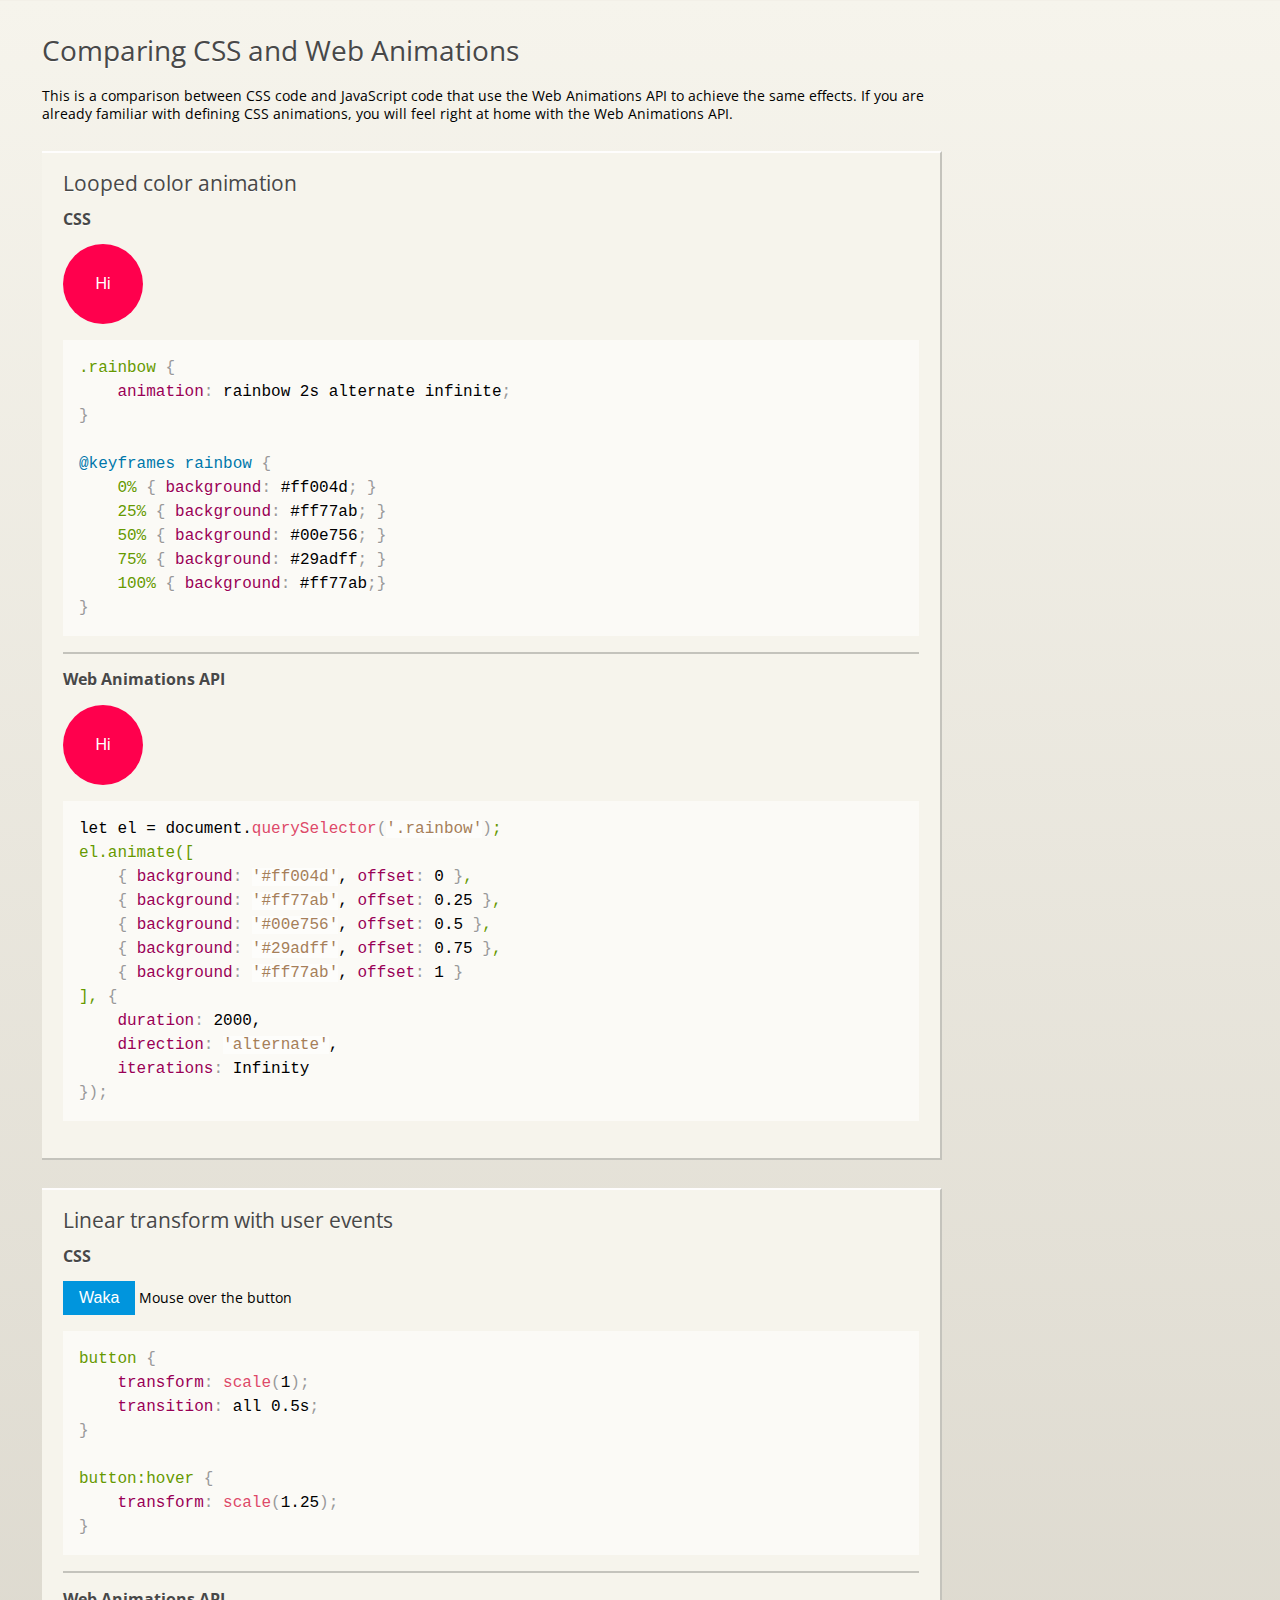
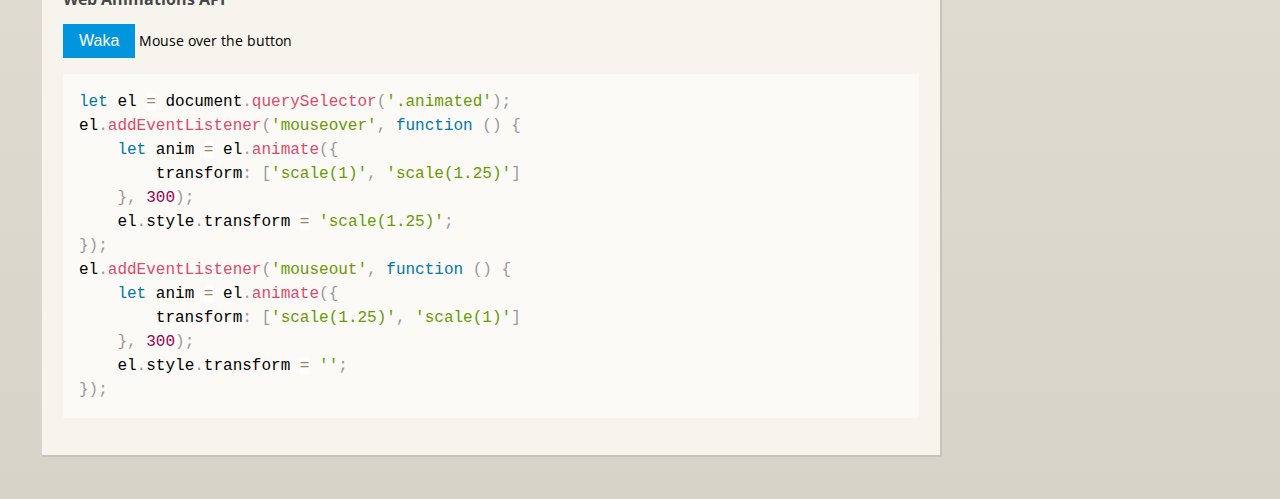
<file: demos/css-vs-animations-code.html>
<!doctype html>
<head>
    <title>Web Animations Example - CSS vs Web Animations code comparison</title>
    <meta charset="utf-8">
    <link rel="stylesheet" href="lib/prism.css">
    <link rel="stylesheet" href="../styles.css">

    <style>
    .css-btn-events {
        transform: scale(1);
        transition: all 0.5s;
    }
    .css-btn-events:hover {
        transform: scale(1.20);
    }

    .rainbow, .anim-rainbow {
        background: #ff004d;
        width: 80px;
        height: 80px;
        border-radius: 50%;
        display: inline-block;
    }

    .rainbow {
        animation: rainbow 2s alternate infinite;
    }

    @keyframes rainbow {
        0% { background: #ff004d; }
        25% { background: #ff77ab; }
        50% { background: #00e756; }
        75% { background: #29adff; }
        100% { background: #ff77ab;}
    }

    .animations {
        border-top: 2px solid var(--shadow);
    }

    h3 {
        font-weight: bold;
    }
    </style>
</head>
<body>
    <main class="constrained">
        <h1>Comparing CSS and Web Animations</h1>
        <p>This is a comparison between CSS code and JavaScript code that use the Web Animations API to achieve the same effects. If you are already familiar with defining CSS animations, you will feel right at home with the Web Animations API.</p>
        <article class="panel">
            <header><h2>Looped color animation</h2></header>
            <section class="css">
                <h3>CSS</h3>
                <section class="demo">
                    <button type="button" class="rainbow">Hi</button>
                </section>
                <section class="source">
<pre><code class="lang-css">.rainbow {
    animation: rainbow 2s alternate infinite;
}

@keyframes rainbow {
    0% { background: #ff004d; }
    25% { background: #ff77ab; }
    50% { background: #00e756; }
    75% { background: #29adff; }
    100% { background: #ff77ab;}
}
</code></pre>
                </section>
            </section><!-- css -->
            <section class="animations">
                <h3>Web Animations API</h3>
                <section class="demo">
                    <button type="button" class="anim-rainbow">Hi</button>
                </section>
                <section class="source">
<pre><code class="lang-css">let el = document.querySelector('.rainbow');
el.animate([
    { background: '#ff004d', offset: 0 },
    { background: '#ff77ab', offset: 0.25 },
    { background: '#00e756', offset: 0.5 },
    { background: '#29adff', offset: 0.75 },
    { background: '#ff77ab', offset: 1 }
], {
    duration: 2000,
    direction: 'alternate',
    iterations: Infinity
});
</code></pre>
                </section>
            </section><!-- animations -->
        </article><!-- looped animation -->

        <article class="panel">
            <header><h2>Linear transform with user events</h2></header>
            <section class="css">
                <h3>CSS</h3>
                <section class="demo">
                    <p>
                        <button class="css-btn-events" type="button">Waka</button>
                        Mouse over the button
                    </p>
                </section>
                <section class="source">
<pre><code class="lang-css">button {
    transform: scale(1);
    transition: all 0.5s;
}

button:hover {
    transform: scale(1.25);
}
</pre></code>
            </section><!-- css -->
            <section class="animations">
                <h3>Web Animations API</h3>
                <section class="demo">
                    <p>
                        <button class="anim-btn-events" type="button">Waka</button>
                        Mouse over the button
                    </p>
                </section>
                <section class="source">
<pre><code class="lang-javascript">let el = document.querySelector('.animated');
el.addEventListener('mouseover', function () {
    let anim = el.animate({
        transform: ['scale(1)', 'scale(1.25)']
    }, 300);
    el.style.transform = 'scale(1.25)';
});
el.addEventListener('mouseout', function () {
    let anim = el.animate({
        transform: ['scale(1.25)', 'scale(1)']
    }, 300);
    el.style.transform = '';
});
</pre></code>
                </section>
            </section><!-- animations -->
        </article>
    </main>

<script>
function setupUserEventsTransform() {
    let el = document.querySelector('.anim-btn-events');
    el.addEventListener('mouseover', function () {
        let anim = el.animate({
            transform: ['scale(1)', 'scale(1.25)']
        }, 300);
        el.style.transform = 'scale(1.25)';
    });
    el.addEventListener('mouseout', function () {
        let anim = el.animate({
            transform: ['scale(1.25)', 'scale(1)']
        }, 300);
        el.style.transform = '';
    });
}

function setupLoopedColor() {
    let el = document.querySelector('.anim-rainbow');
    el.animate([
        { background: '#ff004d', offset: 0 },
        { background: '#ff77ab', offset: 0.25 },
        { background: '#00e756', offset: 0.5 },
        { background: '#29adff', offset: 0.75 },
        { background: '#ff77ab', offset: 1 }
    ], {
        duration: 2000,
        direction: 'alternate',
        iterations: Infinity
    });
}

window.onload = function () {
    setupUserEventsTransform();
    setupLoopedColor();
}
</script>
<script src="lib/prism.js"></script>
</body>
</file>
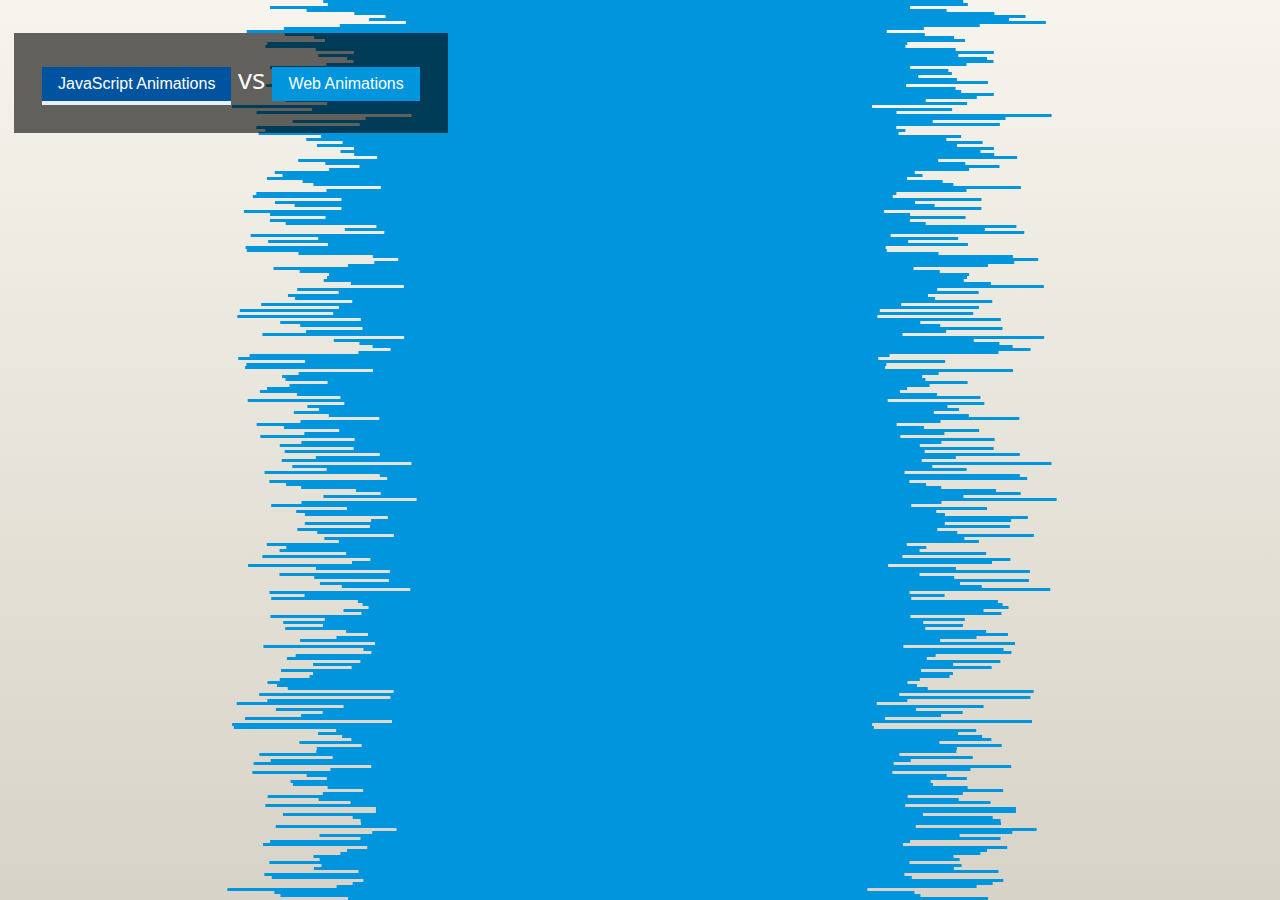
<file: demos/js-animations-vs-web-animations.html>
<!doctype html>
<html>
	<head>
		<title>JS Animations vs Web Animations</title>
		<meta charset="utf-8">
		<link rel="stylesheet" href="../styles.css" type="text/css">
		<script src="lib/Tween.js"></script>
	</head>
	<body>
		<h1><button type="button" id="jsanims">JavaScript Animations</button> vs <button type="button" id="webanims">Web Animations</button></h1>
		<main>
			<div id="elements">
			</div>
		</main>
		<script>
			window.onload = function() {
				var numElements = 300;
				var elementsContainer = document.getElementById('elements');
				var jsAnimsBtn = document.getElementById('jsanims');
				var webAnimsBtn = document.getElementById('webanims');
				var webAnimationsSupport = (document.body.getAnimations !== undefined);
				var objs = [];
				var rafId;
				var tweenLength = 1500;

				for(var i = 0; i < numElements; i++) {
					var el = document.createElement('div');
					elementsContainer.appendChild(el);
					var x0 = getRandomInRange(200);
					var x1 = getRandomInRange(200);

					setDivX(el, x0);
					objs.push({ x0: x0, x1: x1, x: x0, el: el });
				}

				jsAnimsBtn.addEventListener('click', startJSAnimations);

				if(webAnimationsSupport) {
					webAnimsBtn.addEventListener('click', startWebAnimations);
				} else {
					webAnimsBtn.disabled = true;
					alert('Your browser does not support Web Animations yet.\nOnly the JavaScript example will be enabled.');
				}



				startJSAnimations();

				function getRandomInRange(range) {
					return Math.floor(range * (Math.random() - 0.5));
				}

				function setDivX(div, x) {
					var str = 'translateX(' + x + 'px)';
					div.style.transform = str;
				}

				function stopAnimations() {
					cancelAnimationFrame(rafId);
					rafId = null;
					TWEEN.getAll().forEach((t) => t.stop());
					TWEEN.removeAll();

					if(webAnimationsSupport) {
						objs.forEach((obj) => {
							obj.el.getAnimations()
								.forEach((anim) => {
									anim.cancel();
								});
						});
					}
				}

				function startJSAnimations() {
					console.log('starting js animations');
					stopAnimations();

					jsAnimsBtn.classList.add('selected');
					webAnimsBtn.classList.remove('selected');

					objs.forEach((obj) => {

						obj.x = obj.x0;

						new TWEEN.Tween(obj)
							.to({ x: obj.x1 }, tweenLength)
							.onStart(() => {
								setDivX(obj.el, obj.x0);
							})
							.onUpdate(() => {
								setDivX(obj.el, obj.x);
							})
							.easing(TWEEN.Easing.Quadratic.Out)
							.repeat(Infinity)
							.yoyo(true)
							.start();

					});

					rafId = requestAnimationFrame(render);

				}

				function render(timestamp) {

					if(rafId) {
						requestAnimationFrame(render);
						TWEEN.update(timestamp);
					}
				}

				function startWebAnimations() {
					console.log('start web animations');
					stopAnimations();

					jsAnimsBtn.classList.remove('selected');
					webAnimsBtn.classList.add('selected');

					objs.forEach((obj) => {
						setDivX(obj.el, obj.x0);

						obj.el.animate([
							{ transform: 'translateX(' + obj.x0 + 'px)' },
							{ transform: 'translateX(' + obj.x1 + 'px)' },
						], { duration: tweenLength, iterations: Infinity, easing: 'ease-out', direction: 'alternate' });
					});

				}


			};
		</script>
		<style>
			body {
				overflow: hidden;
			}

			h1 {
				z-index: 1000;
				position: relative;
				background: var(--dark-shadow);
				padding: 1em;
				display: inline-block;
				text-shadow: none;
				color: var(--text-color-contrast);
			}

			button.selected {
				background: var(--contrast-color-over);
				border-bottom: 4px solid var(--highlight);
			}

			main {
				position: absolute;
				top: 0;
				left: 0;
				width: 100%;
				height: 100%;
				z-index: 0;
			}

			#elements {
				height: 100%;
				width: 100%;
				display: flex;
				flex-direction: column;
				justify-content: space-between;
				align-items: center;
			}

			#elements > div {
				width: 50%;
				flex-grow: 1;
				background-color: #0095DD;
			}
		</style>
	</body>
</html>
</file>
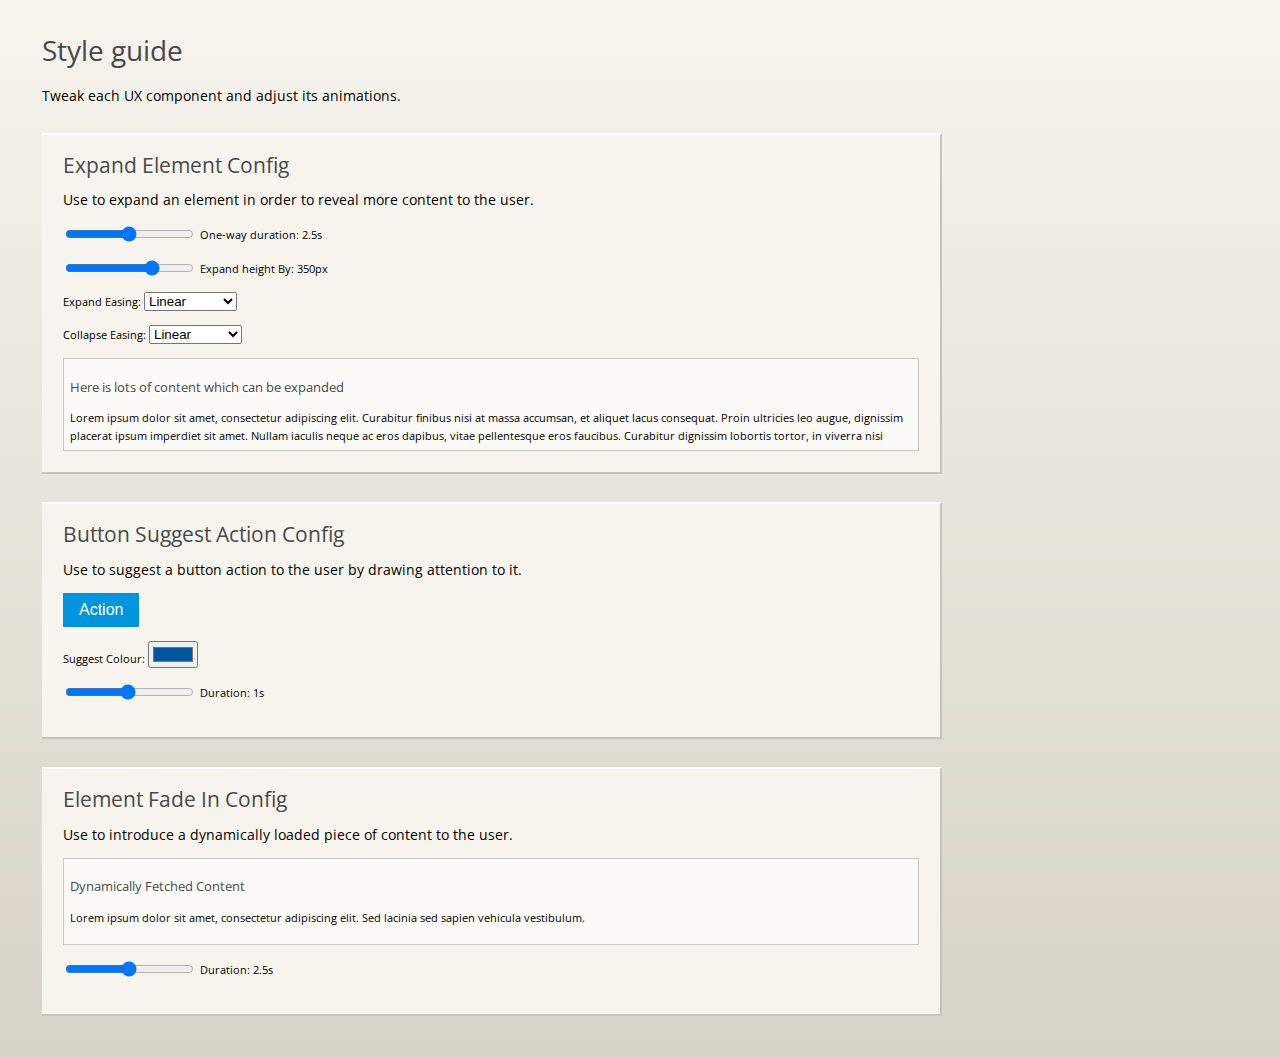
<file: demos/style-guide.html>
<!doctype html>
<html>
<head>
    <title>Web Animations examples</title>
    <meta charset="utf-8">
    <link rel="stylesheet" href="../styles.css" type="text/css">
    <style>
        .btn-component:active, .btn-component:hover {
            background: var(--contrast-color-over);
            color: var(--text-color-contrast);
        }

        .fade-component, .expand-component {
            border: 1px solid var(--shadow);
            background: var(--highlight-subtle);
            padding: 0.5em;
            font-size: 0.8em;
        }

        .expand-component {
            height: 80px;
            overflow-y: scroll;
        }

        label {
            font-size: 0.8em;
        }
    </style>

    <script>
        window.addEventListener('load', function() {
            btnControls(); // Configure and display button tweakable controls
            fadeControls(); // Configure and display fade in tweakable controls
            expandControls(); // Configure and display expand tweakable controls
        });

        function btnControls() {
            var controls = document.querySelector('.btn-controls');
            var btn = document.querySelector('.btn-component');

            // btn animation config vars
            var duration = 1000;
            var fromColor = '#0095DD',
            toColor = '#00539F';

            btn.style.backgroundColor = fromColor;

            var playAnimation = (animationDesc) => { // Called when a variable is changed
                // Stop all current animations
                if (btn.getAnimations) {
                    btn.getAnimations().map((anim) => anim.finish());
                }
                // Play the animation with the newly specified duration
                btn.animate({
                    backgroundColor: [fromColor, toColor, fromColor]
                }, duration);
            };

            // Configure duration slider
            var durationSlider = controls.querySelector('.duration-slider'),
            durationText = controls.querySelector('.duration-text');
            durationSlider.dispatchEvent(new Event('change'));
            durationSlider.addEventListener('change', () => {
                duration = durationSlider.value * 1000;
                durationText.textContent = 'Duration: ' + durationSlider.value + 's';
                playAnimation();
            });

            // Configure colour picker for toColor
            var btnToColor = document.getElementById('btnToColor');
            btnToColor.value = toColor;

            // Changing the colour causes animation to be replayed
            btnToColor.addEventListener('change', () => {
                toColor = btnToColor.value;
                playAnimation();
            });

            // Clicking anywhere in the box causes animation to be replayed
            controls.addEventListener('click', () => {
                playAnimation();
            });
        }

        function fadeControls() {
            var controls = document.querySelector('.fade-controls');

            var fadeInComponent = document.querySelector('.fade-component');
            var duration = 2500;
            var playAnimation = () => {
                // Stop all current animations
                if (fadeInComponent.getAnimations) {
                    fadeInComponent.getAnimations().map((anim) => anim.finish());
                }

                // Play the animation with the newly specified duration
                fadeInComponent.animate({
                    opacity: [0, 1]
                }, duration);
            };

            // Configure duration slider
            var durationSlider = controls.querySelector('.duration-slider'),
            durationText = controls.querySelector('.duration-text');
            durationSlider.dispatchEvent(new Event('change'));

            durationSlider.addEventListener('change', () => {
                duration = durationSlider.value * 1000;
                durationText.textContent = 'Duration: ' + durationSlider.value + 's';
                playAnimation();
            });
        }

        function expandControls() {
            var controls = document.querySelector('.expand-controls');

            var expandComponent = document.querySelector('.expand-component');
            var duration = 2500,
                collapsedHeight = parseInt(getComputedStyle(expandComponent).height, 10), // Save original height
                expandHeightBy = 350,
                expandEasing = 'linear',
                collapseEasing = 'linear';

                var playAnimation = () => {
                // Stop all current animations
                if (expandComponent.getAnimations) {
                    expandComponent.getAnimations().map((anim) => anim.finish());
                }
                // Play the animation with the newly specified duration
                var expandAnimation = expandComponent.animate([
                    {height: collapsedHeight + 'px'},
                    {height: (collapsedHeight + expandHeightBy) + 'px', easing: expandEasing},
                    {height: collapsedHeight + 'px', easing: collapseEasing}
                    ], duration);
                };

            // Configure duration slider
            var durationSlider = controls.querySelector('.duration-slider'),
            durationText = controls.querySelector('.duration-text');
            durationSlider.dispatchEvent(new Event('change'));

            durationSlider.addEventListener('change', () => {
                duration = durationSlider.value * 1000;
                durationText.textContent = 'One-way duration: ' + durationSlider.value + 's';
                playAnimation();
            });

            // Configure height slider
            var expandHeightSlider = controls.querySelector('.height-slider'),
            expandHeightText = controls.querySelector('.height-text');
            expandHeightSlider.dispatchEvent(new Event('change'));

            expandHeightSlider.addEventListener('change', () => {
                expandHeightBy = parseInt(expandHeightSlider.value, 10);
                expandHeightText.textContent = 'Expand height by: ' + expandHeightBy + 'px';
                playAnimation();
            });

            // Configure easing sliders for expanding a collapsing
            var expandEasingSelect = controls.querySelector('.expand-easing'),
            collapseEasingSelect = controls.querySelector('.collapse-easing');

            expandEasingSelect.addEventListener('change', () => {
                expandEasing = expandEasingSelect.value;
                playAnimation();
            });

            collapseEasingSelect.addEventListener('change', () => {
                collapseEasing = collapseEasingSelect.value;
                playAnimation();
            });
        }
    </script>
</head>
<body>
    <main class="constrained">
        <h1>Style guide</h1>
        <p>Tweak each UX component and adjust its animations.</p>
        <article class="panel expand-controls">
            <h2>Expand Element Config</h2>
            <p>Use to expand an element in order to reveal more content to the user.</p>

            <form>
                <p>
                    <input id="expand-duration-slider" class="duration-slider" type="range" min="0.05" max="5" step="0.05" value="2.5">
                    <label class="duration-text" for="expand-duration-slider">
                        One-way duration: 2.5s </label>
                </p>

                <p>
                    <input id="expand-height-slider" class="height-slider" type="range" min="0" max="500" step="10" value="350" />
                    <label class="height-text" for="expand-height-slider">
                        Expand height By: 350px</label>
                </p>

                <p><label>Expand Easing:
                    <select class="expand-easing">
                        <option value="linear">Linear</option>
                        <option value="ease-in">Ease In</option>
                        <option value="ease-out">Ease Out</option>
                        <option value="ease-in-out">Ease In Out</option>
                    </select>
                </label></p>
                <p><label>Collapse Easing:
                    <select class="collapse-easing">
                        <option value="linear">Linear</option>
                        <option value="ease-in">Ease In</option>
                        <option value="ease-out">Ease Out</option>
                        <option value="ease-in-out">Ease In Out</option>
                    </select>
                </label></p>
            </form>

            <section class="expand-component">
                <h3>Here is lots of content which can be expanded</h3>
                <p>Lorem ipsum dolor sit amet, consectetur adipiscing elit. Curabitur finibus nisi at massa accumsan, et aliquet lacus consequat. Proin ultricies leo augue, dignissim placerat ipsum imperdiet sit amet. Nullam iaculis neque ac eros dapibus, vitae pellentesque eros faucibus. Curabitur dignissim lobortis tortor, in viverra nisi congue sit amet.</p>
            </section>
        </article><!-- expand controls -->

        <article class="panel btn-controls">
            <h2>Button Suggest Action Config</h2>
            <p>Use to suggest a button action to the user by drawing attention to it.</p>

            <p><button class="btn-component" type="button">Action</button>

            <form>
                <p><label>Suggest Colour:
                    <input type="color" id="btnToColor"></label></p>
                <p>
                    <input id="button-duration-slider" class="duration-slider" type="range" min="0.05" max="2" step="0.05" value="1">
                    <label for="button-duration-slider" class="duration-text">Duration: 1s</label></p>
            </form>
        </article>

        <article class="panel fade-controls">
            <h2>Element Fade In Config</h2>
            <p>Use to introduce a dynamically loaded piece of content to the user.</p>

            <section class="fade-component">
                <h3>Dynamically Fetched Content</h3>
                <p>Lorem ipsum dolor sit amet, consectetur adipiscing elit. Sed lacinia sed sapien vehicula vestibulum.</p>
            </section>

            <form>
                <p>
                    <input id="fade-duration-slider" class="duration-slider" type="range" min="0.05" max="5" step="0.05" value="2.5">
                    <label for="fade-duration-slider" class="duration-text">Duration: 2.5s</label>
                </p>
            </form>
        </article>
    </main>
</body>
</html>
</file>
<file: tabzilla.css>
#tabzilla {
  float: right;
  position: relative;
}

#tabzilla a {
  text-indent: 120%;
  white-space: nowrap;
  overflow: hidden;
  background-image: url('images/tabzilla-static.png');
  background-repeat: no-repeat;
  display: block;
  height: 37px;
  position: relative;
  width: 147px;
  z-index: 2;
  box-shadow: none;
}

@media (-webkit-min-device-pixel-ratio: 1.5), (min--moz-device-pixel-ratio: 1.5), (-o-min-device-pixel-ratio: 3/2), (min-resolution: 1.5dppx) {
  #tabzilla a {
    background-image: url('images/tabzilla-static-high-res.png');
    background-size: 147px 37px;
  }
}

#tabzilla:before {
  background-color: transparent;
  content: '';
  display: block;
  height: 26px;
  left: 28px;
  position: absolute;
  top: 0;
  width: 88px;
  z-index: 1;
}
</file>
<file: styles.css>
@import url(https://fonts.googleapis.com/css?family=Open+Sans:400,700,400italic);

:root {
    --contrast-color: #0095DD;
    --contrast-color-over: #00539F;
    --contrast-color-translucid: rgba(0, 149, 221, 0.7);
    --contrast-color-over-translucid: rgba(0, 83, 159, 0.7);

    --bg-color: #f6f4ec;
    --bg-color-shadow: #d7d3c8;

    --text-color: #000;
    --text-color-contrast: #fff;

    --highlight: rgba(255, 255, 255, 0.9);
    --highlight-subtle: rgba(255, 255, 255, 0.5);
    --shadow: rgba(0, 0, 0, 0.2);
    --dark-shadow: rgba(0, 0, 0, 0.6);
}

body {
    font-family: 'Open Sans', sans-serif;
    font-size: 14px;
    padding: 1em;
    margin: 0;
    line-height: 1.3em;
    background: linear-gradient(to top, var(--bg-color-shadow) 0%, var(--bg-color) 100%) center center repeat;
}

body, html {
    min-height: 100%;
    box-sizing: border-box;
}

code, pre {
  font-family: Courier, 'Courier New', monospace;
  font-size: 1rem;
}

code {
  color: #666;
}

a {
    color: var(--contrast-color);
    text-decoration: none;
}

a:hover {
    color: var(--contrast-color-over);
    text-decoration: underline;
}

a.button {
    display: inline-block;
    color: var(--text-color-contrast);
    text-decoration: none;
    line-height: 1.25rem;
    box-sizing: border-box;
}

button, a.button {
    border: 0;
    background: var(--contrast-color);
    font-size: 1rem;
    padding: 0.5rem 1rem;
    color: #fff;
    transition: background 0.2s ease;
}

button:active, button:hover, a.button:active, a.button:hover {
    background: var(--contrast-color-over);
}

button[disabled] {
    background: #ccc;
    color: #666;
}

button[disabled]:hover {
    cursor: not-allowed;
}


p, li {
  margin: 1em 0;
}

li, dt, dd {
    margin: 0.8em 0;
}

dd {
    margin-left: 2em;
}

input[type=range], input[type=color] {
    vertical-align: bottom;
}

h1, h2, h3 {
    font-weight: normal;
    text-shadow: 0 1px 0 var(--highlight);
    color: #484848;
}

h1 {
    font-size: 2em;
    line-height: 1.25em;
}

iframe {
    border: none;
    overflow: scroll;
}

/* ---------------------------------------------------------------------------*/
/* layout */
/* ---------------------------------------------------------------------------*/

body.index {
    padding: 0;
    margin: 0;
    min-height: 100vh;
    overflow: auto;
}

.page-wrapper {
    display: flex;
    align-items: stretch;
    min-height: 100vh;
}

.sidebar {
    flex: 0 0 auto;
    border-right: 4px solid var(--shadow);
    width: 280px;
    box-sizing: border-box;
    padding: 0em 1em 1em 1em;
    text-align: center;
}

.viewer-wrapper {
    flex: 1 1 auto;
    overflow: hidden;
}

.viewer {
    margin: 0;
    padding: 0;
    height: 100%;
    box-sizing: border-box;
    width: 100%;
}

/* helpers */
.panel {
    border-bottom: 2px solid var(--shadow);
    border-right: 2px solid var(--shadow);
    border-top: 2px solid var(--highlight);
    margin: 2em 0;
    padding: 1.5em;
    background: var(--bg-color);
}

.panel > *:first-child, .panel > header > * {
    margin-top: 0;
}

main.constrained {
    max-width: 900px;
    margin: 0 2em;
}

.burger {
    position: fixed;
    top: 0;
    left: 0;
    display: none;
    z-index: 10;
}

.burger button {
    padding: 0.2em;
}

.burger button, .view-source a {
    background: var(--contrast-color-translucid);
}

.burger button:hover, .view-source a:hover {
    background: var(--contrast-color-over-translucid);
}

.view-source {
    position: fixed;
    top: 0.5em;
    right: 0.5em;
    z-index: 10;
    display: none;
}

.view-source a:not(href~=http) {
    display: none;
}

@media (max-width: 900px) {
    .mobile-hidden {
        display: none;
    }

    .mobile-show {
        display: block;
    }

    .burger {
        display: block;
    }

    body {
        padding-top: 2em;
    }
    .page-wrapper {
        display: block;
        min-height: 0;
    }
    .sidebar {
        width: 100%;
        border: none;
    }
    .viewer-wrapper {
        height: 100vh;
    }
    .viewer-wrapper:not(.mobile-show) {
        display: none;
    }
}

/* ---------------------------------------------------------------------------*/
/* main menu */
/* ---------------------------------------------------------------------------*/
p.tagline {
    margin-top: -1em;
}
.menu {
    text-align: left;
    background: var(--bg-color);
}

.menu ul {
    padding-left: 0;
}
.menu li {
    display: block;
    line-height: 1.4em;
    border-bottom: 2px solid var(--shadow);
    border-top: 2px solid var(--highlight);
    margin: 0;
}

.menu a {
    padding: 1em;
    display: block;
}

.menu a:hover {
    text-decoration: none;
    background: var(--highlight-subtle);
}

.sidebar .button {
    width: 100%;
}

/* ---------------------------------------------------------------------------*/
/* custom tabzilla */
/* ---------------------------------------------------------------------------*/

#tabzilla {
    float: none;
}

#tabzilla a {
    box-shadow: none;
    margin: 0 auto;
}

#tabzilla a:hover {
    background-color: transparent;
}

#tabzilla:hover:before{
    background-color: #C13832;
}

#tabzilla:before {
    background: #4D4E53;
    left: 50%;
    margin-left: -44px;
}

/* ---------------------------------------------------------------------------*/
/* custom syntax highlight */
/* ---------------------------------------------------------------------------*/
pre[class*="language-"] {
    background: var(--highlight-subtle);
    margin: 1em 0;
}
</file>
<file: demos/lib/prism.css>
/* http://prismjs.com/download.html?themes=prism&languages=markup+css+clike+javascript */
/**
 * prism.js default theme for JavaScript, CSS and HTML
 * Based on dabblet (http://dabblet.com)
 * @author Lea Verou
 */

code[class*="language-"],
pre[class*="language-"] {
	color: black;
	background: none;
	text-shadow: 0 1px white;
	font-family: Consolas, Monaco, 'Andale Mono', 'Ubuntu Mono', monospace;
	text-align: left;
	white-space: pre;
	word-spacing: normal;
	word-break: normal;
	word-wrap: normal;
	line-height: 1.5;

	-moz-tab-size: 4;
	-o-tab-size: 4;
	tab-size: 4;

	-webkit-hyphens: none;
	-moz-hyphens: none;
	-ms-hyphens: none;
	hyphens: none;
}

pre[class*="language-"]::-moz-selection, pre[class*="language-"] ::-moz-selection,
code[class*="language-"]::-moz-selection, code[class*="language-"] ::-moz-selection {
	text-shadow: none;
	background: #b3d4fc;
}

pre[class*="language-"]::selection, pre[class*="language-"] ::selection,
code[class*="language-"]::selection, code[class*="language-"] ::selection {
	text-shadow: none;
	background: #b3d4fc;
}

@media print {
	code[class*="language-"],
	pre[class*="language-"] {
		text-shadow: none;
	}
}

/* Code blocks */
pre[class*="language-"] {
	padding: 1em;
	margin: .5em 0;
	overflow: auto;
}

:not(pre) > code[class*="language-"],
pre[class*="language-"] {
	background: #f5f2f0;
}

/* Inline code */
:not(pre) > code[class*="language-"] {
	padding: .1em;
	border-radius: .3em;
	white-space: normal;
}

.token.comment,
.token.prolog,
.token.doctype,
.token.cdata {
	color: slategray;
}

.token.punctuation {
	color: #999;
}

.namespace {
	opacity: .7;
}

.token.property,
.token.tag,
.token.boolean,
.token.number,
.token.constant,
.token.symbol,
.token.deleted {
	color: #905;
}

.token.selector,
.token.attr-name,
.token.string,
.token.char,
.token.builtin,
.token.inserted {
	color: #690;
}

.token.operator,
.token.entity,
.token.url,
.language-css .token.string,
.style .token.string {
	color: #a67f59;
	background: hsla(0, 0%, 100%, .5);
}

.token.atrule,
.token.attr-value,
.token.keyword {
	color: #07a;
}

.token.function {
	color: #DD4A68;
}

.token.regex,
.token.important,
.token.variable {
	color: #e90;
}

.token.important,
.token.bold {
	font-weight: bold;
}
.token.italic {
	font-style: italic;
}

.token.entity {
	cursor: help;
}
</file>
